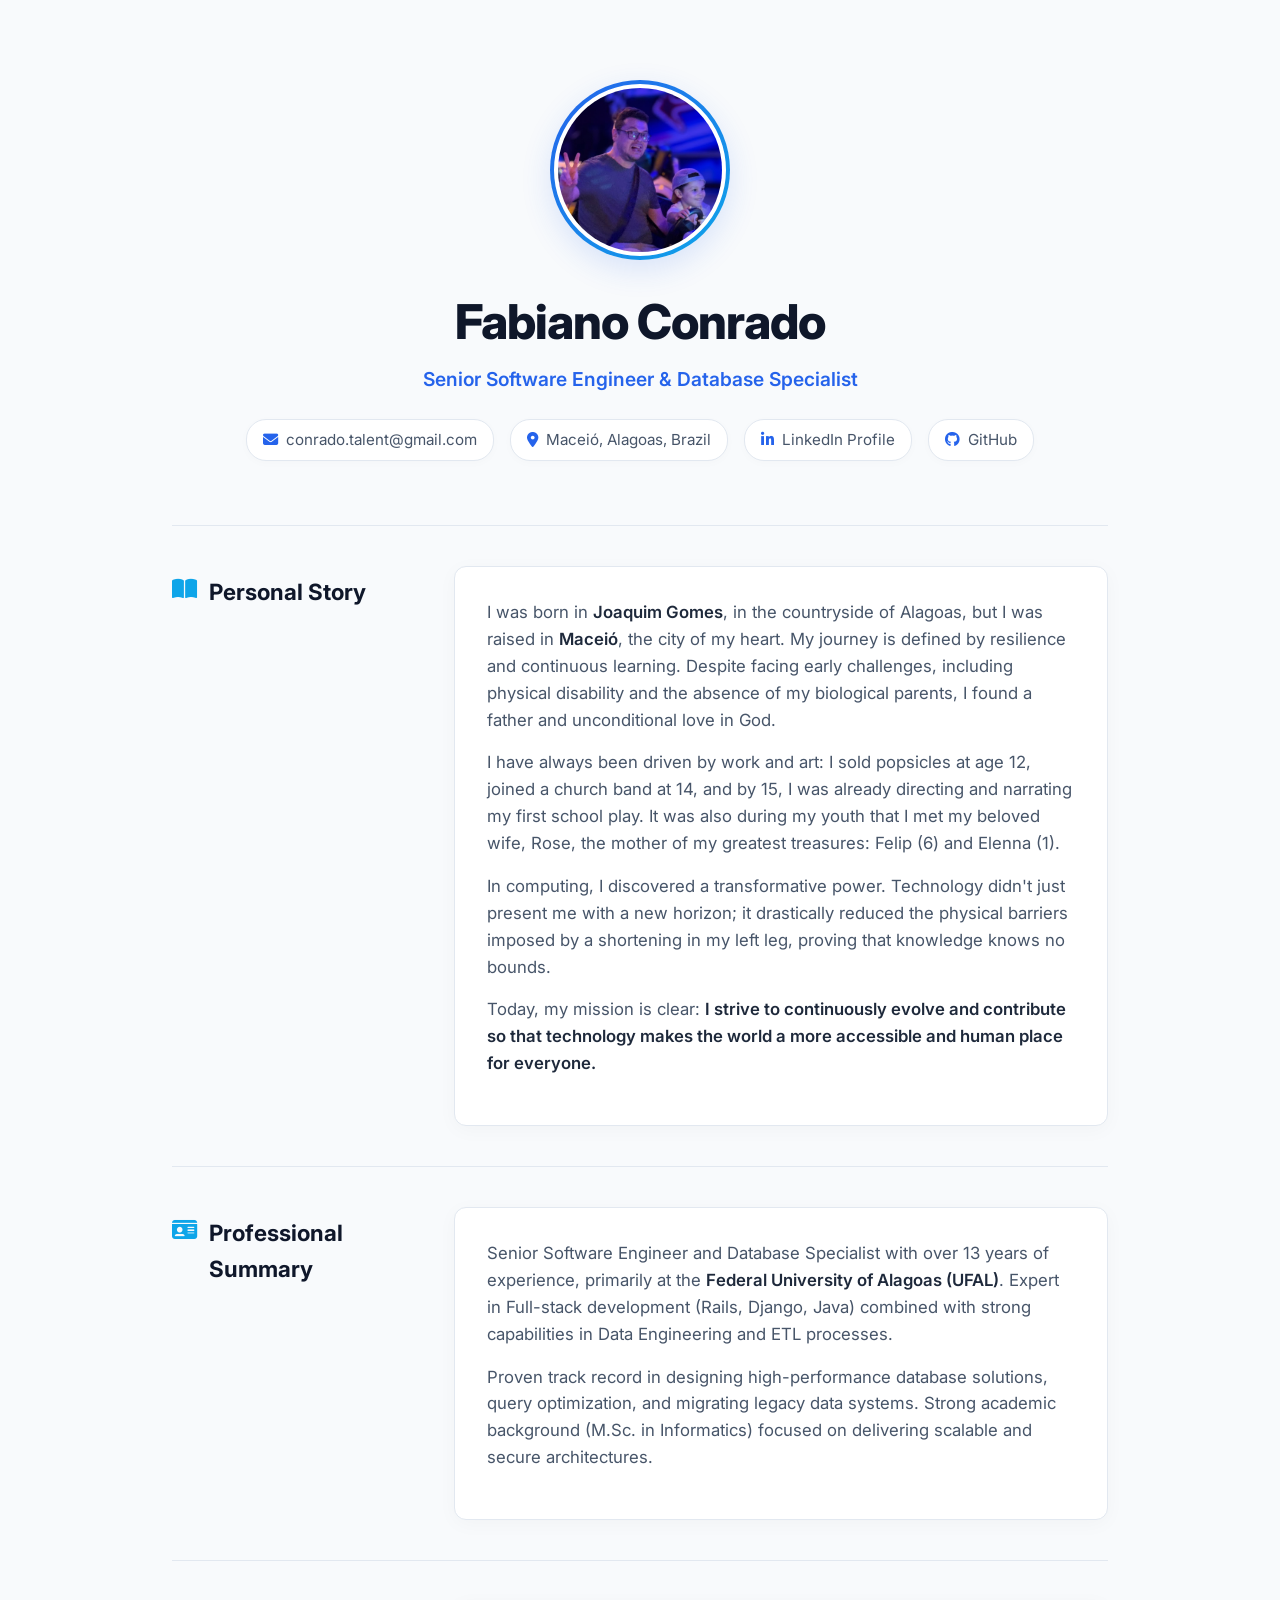
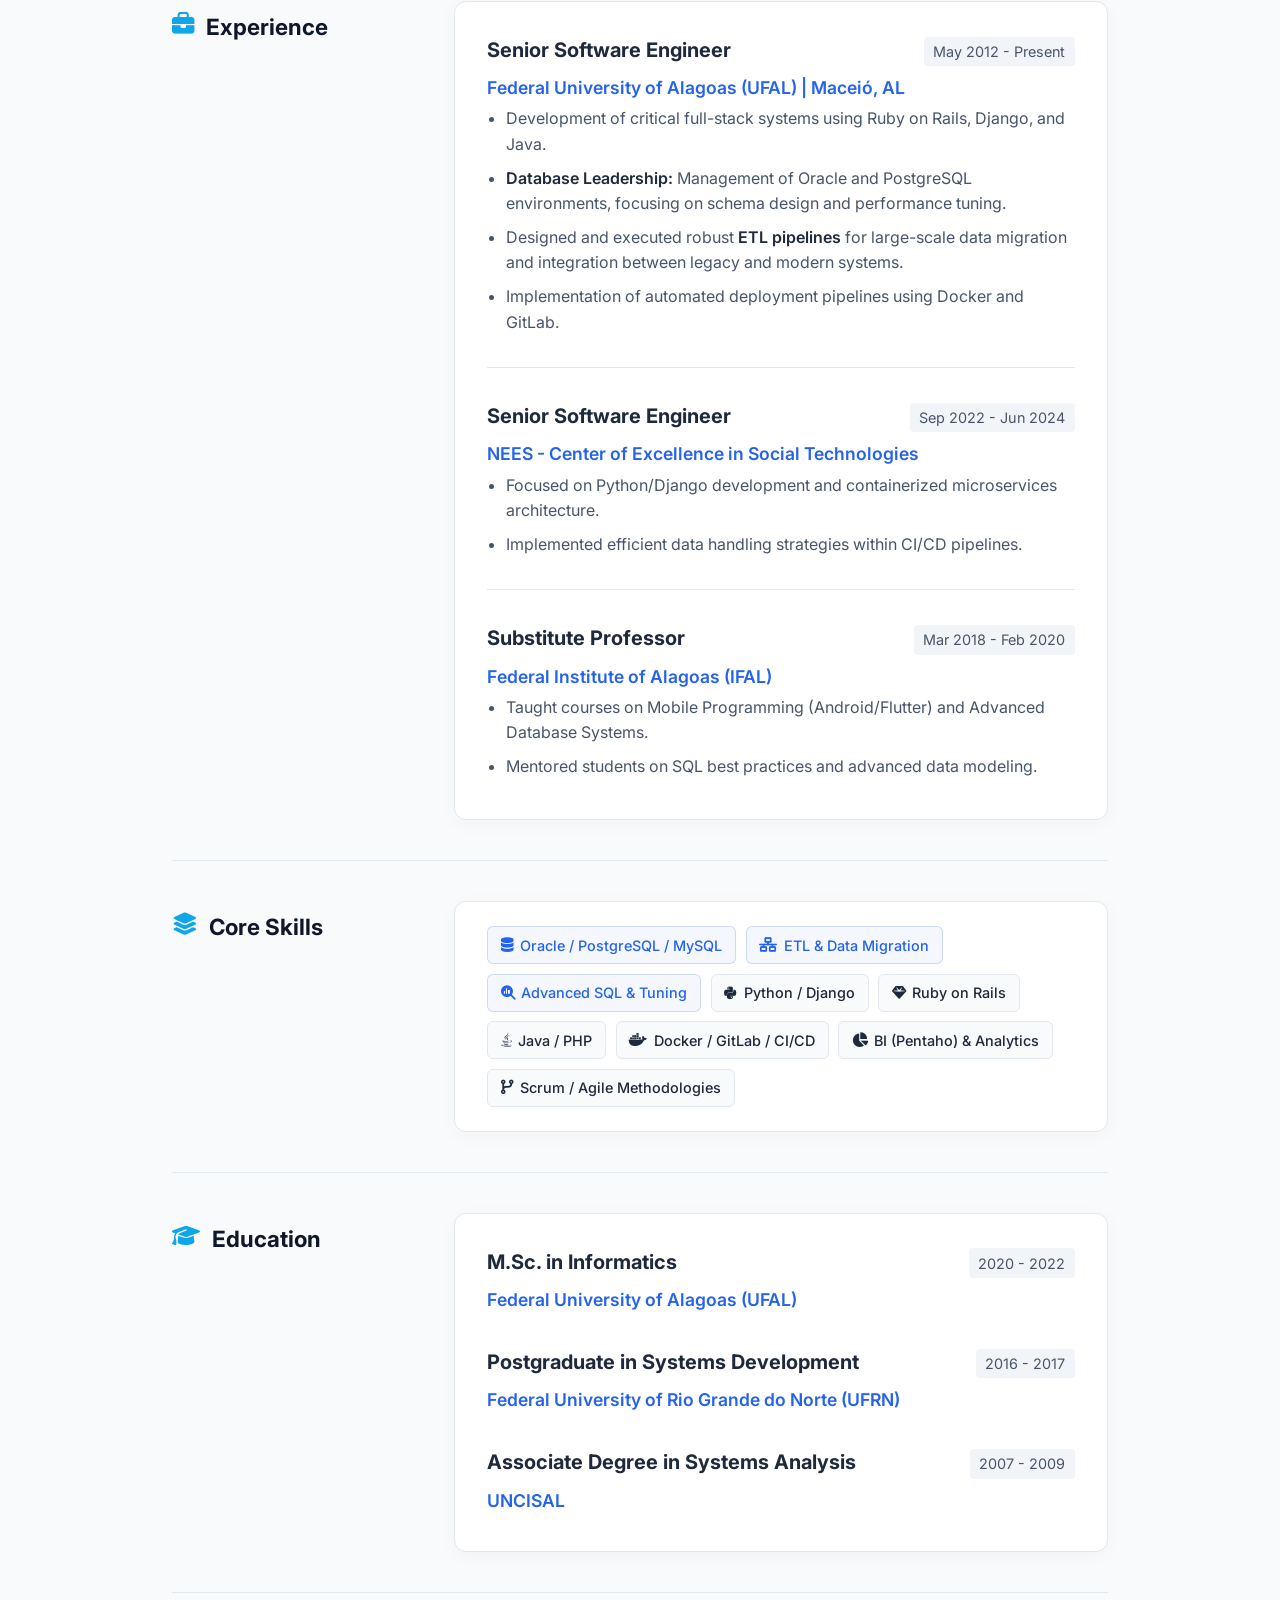
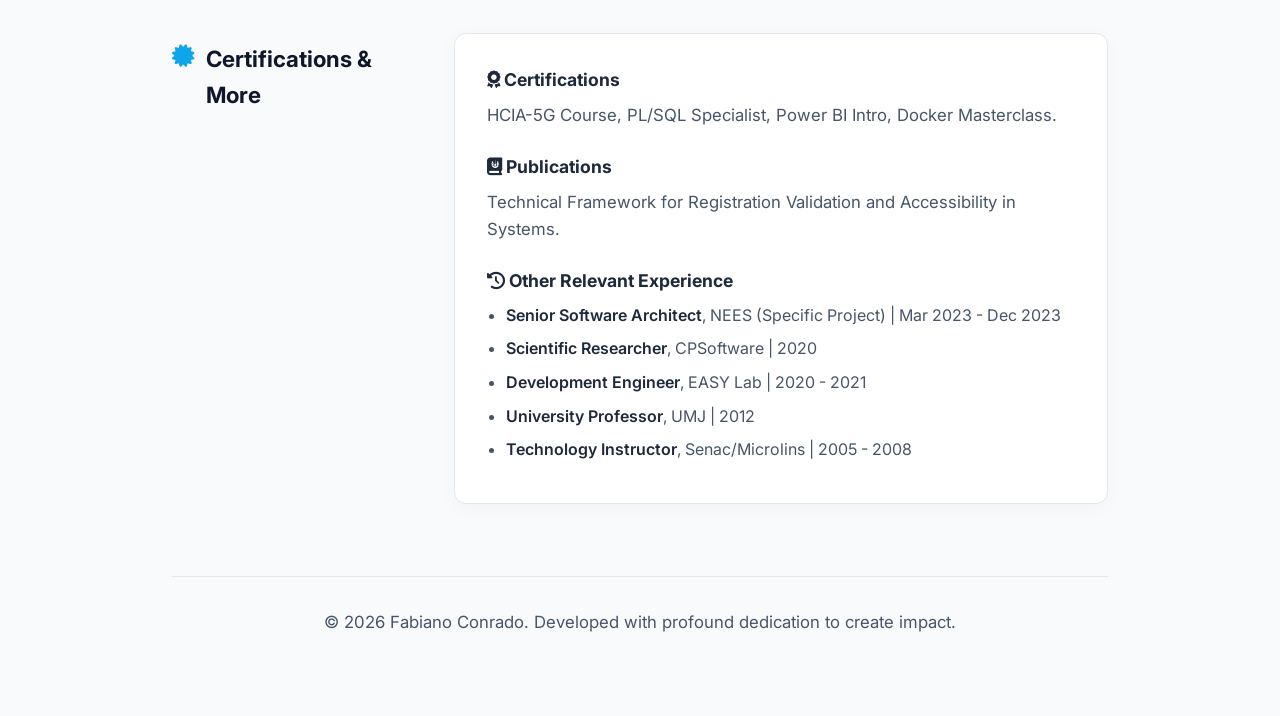
<file: index.html>
<!DOCTYPE html>
<html lang="en">

<head>
    <meta charset="UTF-8">
    <meta name="viewport" content="width=device-width, initial-scale=1.0">
    <title>Fabiano Conrado | Senior Software Engineer</title>
    <meta name="description"
        content="Portfolio of Fabiano Conrado - Senior Software Engineer and Database Specialist focusing on high-performance solutions.">
    <link href="https://fonts.googleapis.com/css2?family=Inter:wght@400;500;600;700;800&display=swap" rel="stylesheet">
    <link rel="stylesheet" href="https://cdnjs.cloudflare.com/ajax/libs/font-awesome/6.4.0/css/all.min.css">
    <link rel="stylesheet" href="style.css">
</head>

<body>
    <div class="container">
        <!-- Header Section -->
        <header>
            <div class="profile-img-container">
                <div class="profile-img">
                    <img src="./assets/profile.jpeg" alt="Foto de Fabiano Conrado">
                </div>
            </div>
            <h1>Fabiano Conrado</h1>
            <div class="title">Senior Software Engineer & Database Specialist</div>

            <div class="contact-info">
                <a href="mailto:conrado.talent@gmail.com" class="contact-badge" title="Email">
                    <i class="fa-solid fa-envelope"></i> conrado.talent@gmail.com
                </a>
                <span class="contact-badge" title="Location">
                    <i class="fa-solid fa-location-dot"></i> Maceió, Alagoas, Brazil
                </span>
                <a href="https://www.linkedin.com/in/fabiano-conrado-19954b37/" class="contact-badge" title="LinkedIn">
                    <i class="fa-brands fa-linkedin-in"></i> LinkedIn Profile
                </a>
                <a href="https://github.com/fsconrado" class="contact-badge" title="GitHub">
                    <i class="fa-brands fa-github"></i> GitHub
                </a>
            </div>
        </header>

        <!-- Personal Story / Biography -->
        <section>
            <div class="section-title">
                <i class="fa-solid fa-book-open"></i> Personal Story
            </div>
            <div class="content-block">
                <div class="card">
                    <p>I was born in <strong>Joaquim Gomes</strong>, in the countryside of Alagoas, but I was raised in
                        <strong>Maceió</strong>, the city of my heart. My journey is defined by resilience and
                        continuous learning. Despite facing early challenges, including physical disability and the
                        absence of my biological parents, I found a father and unconditional love in God.</p>

                    <p>I have always been driven by work and art: I sold popsicles at age 12, joined a church band at
                        14, and by 15, I was already directing and narrating my first school play. It was also during my
                        youth that I met my beloved wife, Rose, the mother of my greatest treasures: Felip (6) and
                        Elenna (1).</p>

                    <p>In computing, I discovered a transformative power. Technology didn't just present me with a new
                        horizon; it drastically reduced the physical barriers imposed by a shortening in my left leg,
                        proving that knowledge knows no bounds.</p>

                    <p>Today, my mission is clear: <strong>I strive to continuously evolve and contribute so that
                            technology makes the world a more accessible and human place for everyone.</strong></p>
                </div>
            </div>
        </section>

        <!-- Professional Summary -->
        <section>
            <div class="section-title">
                <i class="fa-solid fa-id-card"></i> Professional Summary
            </div>
            <div class="content-block">
                <div class="card">
                    <p>Senior Software Engineer and Database Specialist with over 13 years of experience, primarily at
                        the <strong>Federal University of Alagoas (UFAL)</strong>. Expert in Full-stack development
                        (Rails, Django, Java) combined with strong capabilities in Data Engineering and ETL processes.
                    </p>
                    <p>Proven track record in designing high-performance database solutions, query optimization, and
                        migrating legacy data systems. Strong academic background (M.Sc. in Informatics) focused on
                        delivering scalable and secure architectures.</p>
                </div>
            </div>
        </section>

        <!-- Professional Experience -->
        <section>
            <div class="section-title">
                <i class="fa-solid fa-briefcase"></i> Experience
            </div>
            <div class="content-block">
                <div class="card">

                    <div class="timeline-item">
                        <div class="timeline-header">
                            <div class="timeline-role">Senior Software Engineer</div>
                            <div class="timeline-date">May 2012 - Present</div>
                        </div>
                        <div class="timeline-company">Federal University of Alagoas (UFAL) | Maceió, AL</div>
                        <ul>
                            <li>Development of critical full-stack systems using Ruby on Rails, Django, and Java.</li>
                            <li><strong>Database Leadership:</strong> Management of Oracle and PostgreSQL environments,
                                focusing on schema design and performance tuning.</li>
                            <li>Designed and executed robust <strong>ETL pipelines</strong> for large-scale data
                                migration and integration between legacy and modern systems.</li>
                            <li>Implementation of automated deployment pipelines using Docker and GitLab.</li>
                        </ul>
                    </div>

                    <hr style="border: none; border-top: 1px solid var(--divider); margin: 2rem 0;">

                    <div class="timeline-item">
                        <div class="timeline-header">
                            <div class="timeline-role">Senior Software Engineer</div>
                            <div class="timeline-date">Sep 2022 - Jun 2024</div>
                        </div>
                        <div class="timeline-company">NEES - Center of Excellence in Social Technologies</div>
                        <ul>
                            <li>Focused on Python/Django development and containerized microservices architecture.</li>
                            <li>Implemented efficient data handling strategies within CI/CD pipelines.</li>
                        </ul>
                    </div>

                    <hr style="border: none; border-top: 1px solid var(--divider); margin: 2rem 0;">

                    <div class="timeline-item">
                        <div class="timeline-header">
                            <div class="timeline-role">Substitute Professor</div>
                            <div class="timeline-date">Mar 2018 - Feb 2020</div>
                        </div>
                        <div class="timeline-company">Federal Institute of Alagoas (IFAL)</div>
                        <ul>
                            <li>Taught courses on Mobile Programming (Android/Flutter) and Advanced Database Systems.
                            </li>
                            <li>Mentored students on SQL best practices and advanced data modeling.</li>
                        </ul>
                    </div>

                </div>
            </div>
        </section>

        <!-- Core Skills -->
        <section>
            <div class="section-title">
                <i class="fa-solid fa-layer-group"></i> Core Skills
            </div>
            <div class="content-block">
                <div class="card" style="padding: 1.5rem 2rem;">
                    <div class="skills-container">
                        <span class="skill-tag accent"><i class="fa-solid fa-database"></i> Oracle / PostgreSQL /
                            MySQL</span>
                        <span class="skill-tag accent"><i class="fa-solid fa-network-wired"></i> ETL & Data
                            Migration</span>
                        <span class="skill-tag accent"><i class="fa-solid fa-magnifying-glass-chart"></i> Advanced SQL &
                            Tuning</span>
                        <span class="skill-tag"><i class="fa-brands fa-python"></i> Python / Django</span>
                        <span class="skill-tag"><i class="fa-solid fa-gem"></i> Ruby on Rails</span>
                        <span class="skill-tag"><i class="fa-brands fa-java"></i> Java / PHP</span>
                        <span class="skill-tag"><i class="fa-brands fa-docker"></i> Docker / GitLab / CI/CD</span>
                        <span class="skill-tag"><i class="fa-solid fa-chart-pie"></i> BI (Pentaho) & Analytics</span>
                        <span class="skill-tag"><i class="fa-solid fa-code-branch"></i> Scrum / Agile
                            Methodologies</span>
                    </div>
                </div>
            </div>
        </section>

        <!-- Education -->
        <section>
            <div class="section-title">
                <i class="fa-solid fa-graduation-cap"></i> Education
            </div>
            <div class="content-block">
                <div class="card">
                    <div class="timeline-item">
                        <div class="timeline-header">
                            <div class="timeline-role">M.Sc. in Informatics</div>
                            <div class="timeline-date">2020 - 2022</div>
                        </div>
                        <div class="timeline-company">Federal University of Alagoas (UFAL)</div>
                    </div>

                    <div class="timeline-item" style="margin-top: 1.5rem;">
                        <div class="timeline-header">
                            <div class="timeline-role">Postgraduate in Systems Development</div>
                            <div class="timeline-date">2016 - 2017</div>
                        </div>
                        <div class="timeline-company">Federal University of Rio Grande do Norte (UFRN)</div>
                    </div>

                    <div class="timeline-item" style="margin-top: 1.5rem;">
                        <div class="timeline-header">
                            <div class="timeline-role">Associate Degree in Systems Analysis</div>
                            <div class="timeline-date">2007 - 2009</div>
                        </div>
                        <div class="timeline-company">UNCISAL</div>
                    </div>
                </div>
            </div>
        </section>

        <!-- Certifications, Publications & Other -->
        <section>
            <div class="section-title">
                <i class="fa-solid fa-certificate"></i> Certifications & More
            </div>
            <div class="content-block">
                <div class="card">
                    <div class="timeline-item">
                        <div class="timeline-role" style="font-size: 1.1rem; margin-bottom: 0.5rem;"><i
                                class="fa-solid fa-award"></i> Certifications</div>
                        <p style="margin-bottom: 1.5rem;">HCIA-5G Course, PL/SQL Specialist, Power BI Intro, Docker
                            Masterclass.</p>

                        <div class="timeline-role" style="font-size: 1.1rem; margin-bottom: 0.5rem;"><i
                                class="fa-solid fa-book-journal-whills"></i> Publications</div>
                        <p style="margin-bottom: 1.5rem;">Technical Framework for Registration Validation and
                            Accessibility in Systems.</p>

                        <div class="timeline-role" style="font-size: 1.1rem; margin-bottom: 0.5rem;"><i
                                class="fa-solid fa-clock-rotate-left"></i> Other Relevant Experience</div>
                        <ul>
                            <li><strong>Senior Software Architect</strong>, NEES (Specific Project) | Mar 2023 - Dec
                                2023</li>
                            <li><strong>Scientific Researcher</strong>, CPSoftware | 2020</li>
                            <li><strong>Development Engineer</strong>, EASY Lab | 2020 - 2021</li>
                            <li><strong>University Professor</strong>, UMJ | 2012</li>
                            <li><strong>Technology Instructor</strong>, Senac/Microlins | 2005 - 2008</li>
                        </ul>
                    </div>
                </div>
            </div>
        </section>



        <footer>
            <p>&copy; 2026 Fabiano Conrado. Developed with profound dedication to create impact.</p>
        </footer>
    </div>
</body>

</html>
</file>
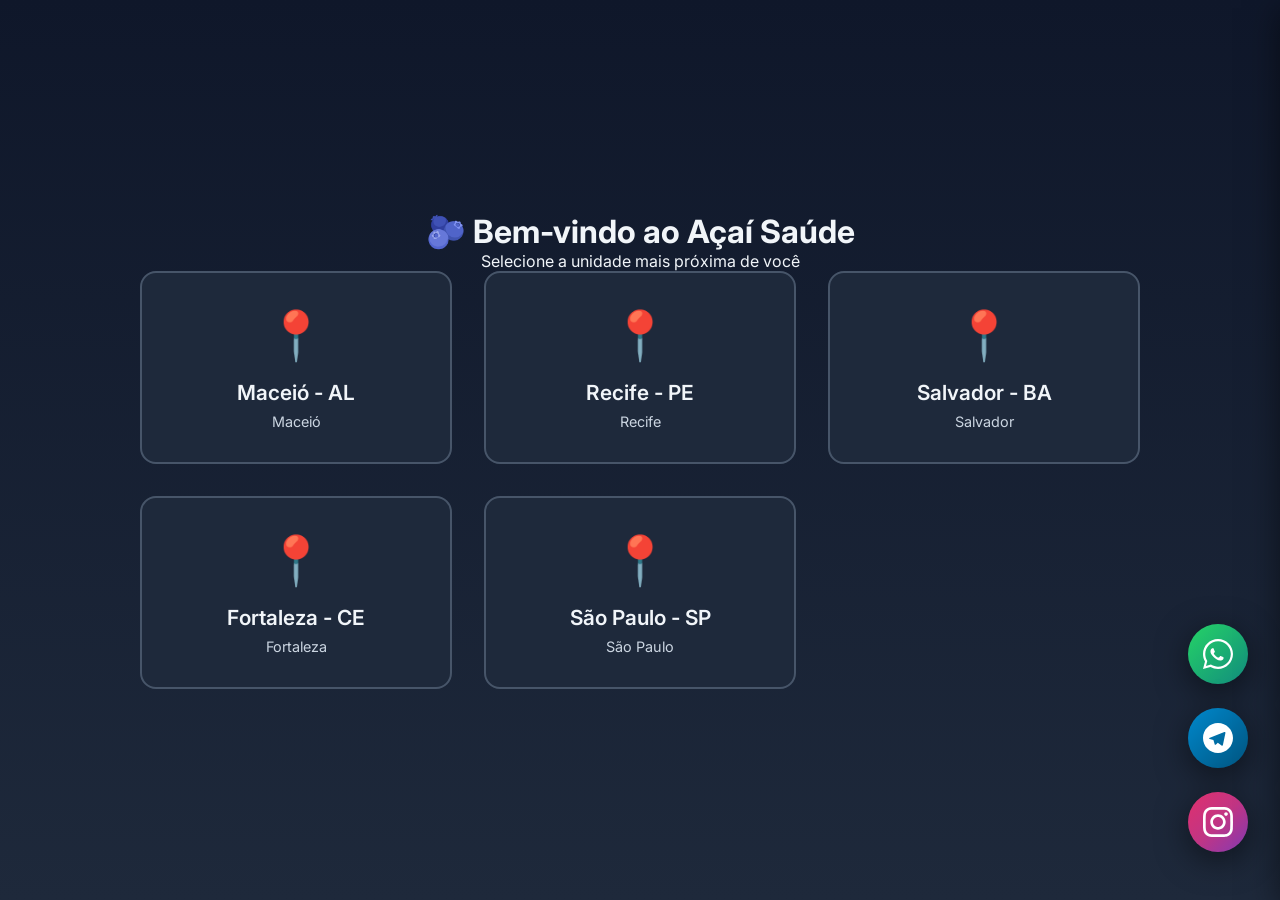
<file: acai-shop/index.html>
<!DOCTYPE html>
<html lang="pt-BR">

<head>
    <meta charset="UTF-8">
    <meta name="viewport" content="width=device-width, initial-scale=1.0">
    <title>Açaí Saúde - Produtos Premium de Açaí e Derivados</title>
    <meta name="description"
        content="Loja online de produtos de açaí premium, sorvetes, cremes, cereais e muito mais para atacado e varejo">

    <link rel="preconnect" href="https://fonts.googleapis.com">
    <link rel="preconnect" href="https://fonts.gstatic.com" crossorigin>
    <link href="https://fonts.googleapis.com/css2?family=Inter:wght@300;400;500;600;700;800&display=swap"
        rel="stylesheet">
    <link rel="stylesheet" href="index.css">
</head>

<body>
    <!-- Unit Selection Screen -->
    <div id="unitSelection" class="screen active">
        <div class="unit-container">
            <h1 class="welcome-title">🫐 Bem-vindo ao Açaí Saúde</h1>
            <p class="welcome-subtitle">Selecione a unidade mais próxima de você</p>

            <div class="units-grid">
                <div class="unit-card" onclick="selectUnit(1)">
                    <div class="unit-icon">📍</div>
                    <h3>Maceió - AL</h3>
                    <p>Maceió</p>
                </div>

                <div class="unit-card" onclick="selectUnit(2)">
                    <div class="unit-icon">📍</div>
                    <h3>Recife - PE</h3>
                    <p>Recife</p>
                </div>

                <div class="unit-card" onclick="selectUnit(3)">
                    <div class="unit-icon">📍</div>
                    <h3>Salvador - BA</h3>
                    <p>Salvador</p>
                </div>

                <div class="unit-card" onclick="selectUnit(4)">
                    <div class="unit-icon">📍</div>
                    <h3>Fortaleza - CE</h3>
                    <p>Fortaleza</p>
                </div>

                <div class="unit-card" onclick="selectUnit(5)">
                    <div class="unit-icon">📍</div>
                    <h3>São Paulo - SP</h3>
                    <p>São Paulo</p>
                </div>
            </div>
        </div>
    </div>

    <!-- Mode Selection Screen -->
    <div id="modeSelection" class="screen">
        <div class="mode-container">
            <div class="logo-header">
                <h1 class="brand-title">🫐 Açaí Saúde</h1>
                <p class="brand-subtitle">Produtos Premium de Açaí e Derivados</p>
            </div>

            <div class="mode-cards">
                <div class="mode-card" onclick="selectMode('varejo')">
                    <div class="mode-icon">🛒</div>
                    <h2>Varejo</h2>
                    <p>Compras individuais com os melhores preços</p>
                    <div class="mode-badge">Para você</div>
                </div>

                <div class="mode-card" onclick="selectMode('atacado')">
                    <div class="mode-icon">📦</div>
                    <h2>Atacado</h2>
                    <p>Grandes quantidades com descontos especiais</p>
                    <div class="mode-badge">Para empresas</div>
                </div>
            </div>
        </div>
    </div>

    <!-- Shop Screen -->
    <div id="shopScreen" class="screen">
        <!-- Header -->
        <header class="main-header">
            <div class="header-content">
                <div class="logo" onclick="goToModeSelection()">
                    <span class="logo-icon">🫐</span>
                    <span class="logo-text">Açaí Saúde</span>
                </div>

                <div class="header-info">
                    <div class="unit-display" onclick="toggleUnitSelector()" id="unitDisplay">
                        <span class="location-icon">📍</span>
                        <span class="unit-name-header" id="selectedUnitNameHeader">Selecione sua unidade</span>
                    </div>

                    <span class="mode-indicator" id="currentMode"></span>

                    <button class="cart-button" onclick="toggleCart()">
                        🛒 Carrinho
                        <span class="cart-count" id="cartCount">0</span>
                    </button>
                </div>
            </div>
             <!-- Search Section -->
        <div class="search-section">
            <div class="search-container">
                <input type="text" placeholder="Buscar produtos..." class="search-input" id="searchInput">
                <button class="search-button">🔍</button>
            </div>
        </div>
        
          <!-- Main Content -->
        <main class="shop-main">
            <!-- Categories Navigation -->
            <div class="categories-section">
                <div class="categories-scroll" id="categoriesContainer"></div>
            </div>

            <!-- Products Section -->
            <div class="products-section">
                <h2 class="section-title">Nossos Produtos</h2>
                <div class="products-grid" id="productsGrid"></div>
            </div>

            <!-- Health Tips Section -->
            <div class="health-tips-section">
                <h2 class="tips-title">💡 Dica de Saúde</h2>
                <div class="tip-card" id="healthTipCard">
                    <div class="tip-icon">🌱</div>
                    <h3 id="tipTitle">Carregando...</h3>
                    <p id="tipContent">Carregando dica...</p>
                </div>
            </div>
        </main>
        
          <!-- Footer -->
        <footer class="main-footer">
            <div class="footer-content">
                <div class="footer-section">
                    <h3>🫐 Açaí Saúde</h3>
                    <p>Produtos premium de açaí e derivados direto da Amazônia para sua mesa.</p>
                    <p style="margin-top: var(--spacing-md); color: var(--text-secondary); font-size: 0.9rem;">
                        Trabalhamos com produtores locais para garantir a melhor qualidade e sustentabilidade.
                    </p>
                </div>

                <div class="footer-section">
                    <h4>Contato</h4>
                    <a href="https://api.whatsapp.com/send?phone=5511999999999" target="_blank"
                        rel="noopener noreferrer" class="footer-link">
                        📱 WhatsApp: (11) 99999-9999
                    </a>
                    <a href="https://t.me/acaisaude" target="_blank" rel="noopener noreferrer" class="footer-link">
                        ✈️ Telegram: @acaisaude
                    </a>
                    <a href="mailto:contato@acaisaude.com.br" class="footer-link">
                        ✉️ contato@acaisaude.com.br
                    </a>
                    <a href="https://www.instagram.com/acaisaudenordeste" target="_blank" rel="noopener noreferrer"
                        class="footer-link">
                        📸 Instagram: @acaisaudenordeste
                    </a>
                </div>

                <div class="footer-section">
                    <h4>Formas de Pagamento</h4>
                    <div class="payment-badges">
                        <span class="payment-badge">💳 Cartão</span>
                        <span class="payment-badge">📱 PIX</span>
                        <span class="payment-badge">🧾 Boleto</span>
                    </div>
                    <div class="security-badge">
                        🔒 Site Seguro - SSL
                    </div>
                </div>

                <div class="footer-section">
                    <h4>Nossas Unidades</h4>
                    <p style="color: var(--text-secondary); font-size: 0.9rem; line-height: 1.8;">
                        Maceió - AL<br>
                        Recife - PE<br>
                        Salvador - BA<br>
                        Fortaleza - CE<br>
                        São Paulo - SP
                    </p>
                </div>
            </div>

            <div class="footer-bottom">
                <div class="footer-bottom-content">
                    <p>© 2025 Açaí Saúde. Todos os direitos reservados.</p>
                    <p>CNPJ: 00.000.000/0001-00 | Desenvolvido com ❤️ para amantes de açaí</p>
                </div>
            </div>
        </footer>
    </div>
        </header>

  

      

      

    <!-- Floating Social Buttons -->
    <div class="floating-social">
        <a href="https://api.whatsapp.com/send?phone=5511999999999" target="_blank" rel="noopener noreferrer"
            class="floating-btn whatsapp" title="WhatsApp" aria-label="Contato via WhatsApp">
            <svg viewBox="0 0 32 32" fill="currentColor" aria-hidden="true">
                <path
                    d="M16 0c-8.837 0-16 7.163-16 16 0 2.825 0.737 5.607 2.137 8.048l-2.137 7.952 7.933-2.127c2.42 1.37 5.173 2.127 8.067 2.127 8.837 0 16-7.163 16-16s-7.163-16-16-16zM16 29.467c-2.482 0-4.908-0.646-7.07-1.87l-0.507-0.292-5.247 1.408 1.408-5.247-0.292-0.507c-1.224-2.162-1.87-4.588-1.87-7.07 0-7.51 6.11-13.62 13.62-13.62s13.62 6.11 13.62 13.62c0 7.51-6.11 13.62-13.62 13.62zM21.305 19.26c-0.346-0.174-2.049-1.007-2.366-1.123-0.316-0.117-0.547-0.174-0.776 0.174s-0.892 1.123-1.094 1.347c-0.201 0.224-0.402 0.251-0.748 0.076-0.346-0.174-1.461-0.539-2.785-1.722-1.031-0.922-1.727-2.061-1.929-2.407-0.201-0.346-0.022-0.533 0.152-0.707 0.156-0.155 0.346-0.402 0.518-0.603 0.174-0.201 0.231-0.346 0.346-0.571 0.117-0.224 0.058-0.427-0.028-0.603s-0.776-1.87-1.063-2.565c-0.28-0.672-0.56-0.58-0.776-0.591-0.201-0.008-0.427-0.010-0.656-0.010s-0.603 0.085-0.92 0.427c-0.316 0.346-1.206 1.179-1.206 2.873s1.235 3.333 1.406 3.561c0.174 0.224 2.425 3.732 5.872 5.234 0.821 0.354 1.462 0.566 1.962 0.724 0.825 0.262 1.577 0.225 2.168 0.137 0.662-0.099 2.045-0.835 2.332-1.642 0.288-0.807 0.288-1.501 0.201-1.642-0.086-0.14-0.316-0.224-0.662-0.398z" />
            </svg>
        </a>

        <a href="https://t.me/acaisaude" target="_blank" rel="noopener noreferrer" class="floating-btn telegram"
            title="Telegram" aria-label="Contato via Telegram">
            <svg viewBox="0 0 32 32" fill="currentColor" aria-hidden="true">
                <path
                    d="M16 0c-8.838 0-16 7.162-16 16s7.162 16 16 16 16-7.163 16-16-7.163-16-16-16zM23.863 10.969l-2.625 12.369c-0.181 0.881-0.712 1.087-1.45 0.681l-4-2.956-1.919 1.869c-0.225 0.219-0.4 0.4-0.8 0.4-0.519 0-0.431-0.194-0.606-0.688l-1.363-4.475-3.956-1.231c-0.856-0.262-0.862-0.85 0.194-1.269l15.412-5.95c0.7-0.319 1.381 0.169 1.113 1.25z" />
            </svg>
        </a>

        <a href="https://www.instagram.com/acaisaudenordeste" target="_blank" rel="noopener noreferrer"
            class="floating-btn instagram" title="Instagram" aria-label="Siga-nos no Instagram">
            <svg viewBox="0 0 32 32" fill="currentColor" aria-hidden="true">
                <path
                    d="M16 2.881c4.275 0 4.781 0.019 6.462 0.094 1.563 0.069 2.406 0.331 2.969 0.55 0.744 0.288 1.281 0.638 1.837 1.194 0.563 0.563 0.906 1.094 1.2 1.838 0.219 0.563 0.481 1.412 0.55 2.969 0.075 1.688 0.094 2.194 0.094 6.463s-0.019 4.781-0.094 6.463c-0.069 1.563-0.331 2.406-0.55 2.969-0.288 0.744-0.637 1.281-1.194 1.837-0.563 0.563-1.094 0.906-1.837 1.2-0.563 0.219-1.413 0.481-2.969 0.55-1.688 0.075-2.194 0.094-6.463 0.094s-4.781-0.019-6.463-0.094c-1.563-0.069-2.406-0.331-2.969-0.55-0.744-0.288-1.281-0.637-1.838-1.194-0.563-0.563-0.906-1.094-1.2-1.837-0.219-0.563-0.481-1.413-0.55-2.969-0.075-1.688-0.094-2.194-0.094-6.463s0.019-4.781 0.094-6.463c0.069-1.563 0.331-2.406 0.55-2.969 0.288-0.744 0.638-1.281 1.194-1.838 0.563-0.563 1.094-0.906 1.838-1.2 0.563-0.219 1.412-0.481 2.969-0.55 1.681-0.075 2.188-0.094 6.463-0.094zM16 0c-4.344 0-4.887 0.019-6.594 0.094-1.7 0.075-2.869 0.35-3.881 0.744-1.056 0.412-1.95 0.956-2.837 1.85-0.894 0.888-1.438 1.781-1.85 2.831-0.394 1.019-0.669 2.181-0.744 3.881-0.075 1.713-0.094 2.256-0.094 6.6s0.019 4.887 0.094 6.594c0.075 1.7 0.35 2.869 0.744 3.881 0.413 1.056 0.956 1.95 1.85 2.837 0.887 0.887 1.781 1.438 2.831 1.844 1.019 0.394 2.181 0.669 3.881 0.744 1.706 0.075 2.25 0.094 6.594 0.094s4.888-0.019 6.594-0.094c1.7-0.075 2.869-0.35 3.881-0.744 1.050-0.406 1.944-0.956 2.831-1.844s1.438-1.781 1.844-2.831c0.394-1.019 0.669-2.181 0.744-3.881 0.075-1.706 0.094-2.25 0.094-6.594s-0.019-4.887-0.094-6.594c-0.075-1.7-0.35-2.869-0.744-3.881-0.394-1.063-0.938-1.956-1.831-2.844-0.887-0.887-1.781-1.438-2.831-1.844-1.019-0.394-2.181-0.669-3.881-0.744-1.712-0.081-2.256-0.1-6.6-0.1v0z" />
                <path
                    d="M16 7.781c-4.537 0-8.219 3.681-8.219 8.219s3.681 8.219 8.219 8.219 8.219-3.681 8.219-8.219c0-4.537-3.681-8.219-8.219-8.219zM16 21.331c-2.944 0-5.331-2.387-5.331-5.331s2.387-5.331 5.331-5.331c2.944 0 5.331 2.387 5.331 5.331s-2.387 5.331-5.331 5.331z" />
                <path
                    d="M26.462 7.456c0 1.060-0.859 1.919-1.919 1.919s-1.919-0.859-1.919-1.919c0-1.060 0.859-1.919 1.919-1.919s1.919 0.859 1.919 1.919z" />
            </svg>
        </a>
    </div>

    <!-- Unit Selector Modal -->
    <div class="unit-selector-modal" id="unitSelectorModal">
        <div class="unit-selector-content">
            <div class="unit-selector-header-modal">
                <h3>Escolha sua unidade</h3>
                <button class="close-modal" onclick="toggleUnitSelector()" aria-label="Fechar modal">✕</button>
            </div>
            <div class="units-list" id="unitsList"></div>
        </div>
    </div>

    <!-- Cart Sidebar -->
    <div class="cart-sidebar" id="cartSidebar">
        <div class="cart-header">
            <h3>Seu Carrinho</h3>
            <button class="close-cart" onclick="toggleCart()" aria-label="Fechar carrinho">✕</button>
        </div>

        <div class="cart-items" id="cartItems"></div>

        <div class="cart-footer">
            <div class="cart-total">
                <span>Total:</span>
                <span class="total-price" id="totalPrice">R$ 0,00</span>
            </div>
            <button class="checkout-button" onclick="proceedToCheckout()">
                Finalizar Compra
            </button>
        </div>
    </div>

    <!-- Login Screen -->
    <div id="loginScreen" class="screen">
        <div class="login-container">
            <div class="login-card">
                <h2>Bem-vindo de volta!</h2>
                <p class="login-subtitle">Faça login para finalizar sua compra</p>

                <form class="login-form" onsubmit="handleLogin(event)">
                    <div class="form-group">
                        <label for="email">E-mail</label>
                        <input type="email" id="email" placeholder="seu@email.com" required>
                    </div>

                    <div class="form-group">
                        <label for="password">Senha</label>
                        <input type="password" id="password" placeholder="••••••••" required>
                    </div>

                    <button type="submit" class="login-button">Entrar</button>
                </form>

                <p class="login-footer">
                    Não tem conta? <a href="#" onclick="quickRegister()">Cadastre-se rapidamente</a>
                </p>
            </div>
        </div>
    </div>

    <!-- Checkout Screen -->
    <div id="checkoutScreen" class="screen">
        <div class="checkout-container">
            <div class="checkout-header">
                <h2>Finalizar Compra</h2>
                <p>Escolha a forma de pagamento</p>
            </div>

            <div class="checkout-content">
                <div class="payment-methods">
                    <div class="payment-card" onclick="selectPayment('credit')">
                        <div class="payment-icon">💳</div>
                        <h3>Cartão de Crédito</h3>
                        <p>Parcelamento em até 12x</p>
                    </div>

                    <div class="payment-card" onclick="selectPayment('pix')">
                        <div class="payment-icon">📱</div>
                        <h3>PIX</h3>
                        <p>Aprovação instantânea</p>
                    </div>

                    <div class="payment-card" onclick="selectPayment('boleto')">
                        <div class="payment-icon">🧾</div>
                        <h3>Boleto</h3>
                        <p>Vencimento em 3 dias</p>
                    </div>
                </div>

                <div class="order-summary">
                    <h3>Resumo do Pedido</h3>
                    <div class="summary-items" id="summaryItems"></div>
                    <div class="summary-total">
                        <span>Total:</span>
                        <span id="summaryTotal">R$ 0,00</span>
                    </div>
                </div>
            </div>
        </div>
    </div>

    <!-- Payment Processing Screen -->
    <div id="paymentScreen" class="screen">
        <div class="payment-container" id="paymentContainer"></div>
    </div>

    <!-- Success Screen -->
    <div id="successScreen" class="screen">
        <div class="success-container">
            <div class="success-animation">✓</div>
            <h2>Compra Realizada com Sucesso!</h2>
            <p class="success-message">Seu pedido foi confirmado e está sendo processado.</p>
            <div class="order-details" id="orderDetails"></div>
            <button class="back-button" onclick="goToModeSelection()">
                Fazer Nova Compra
            </button>
        </div>
    </div>

    <script src="app.js"></script>
</body>

</html>
</file>
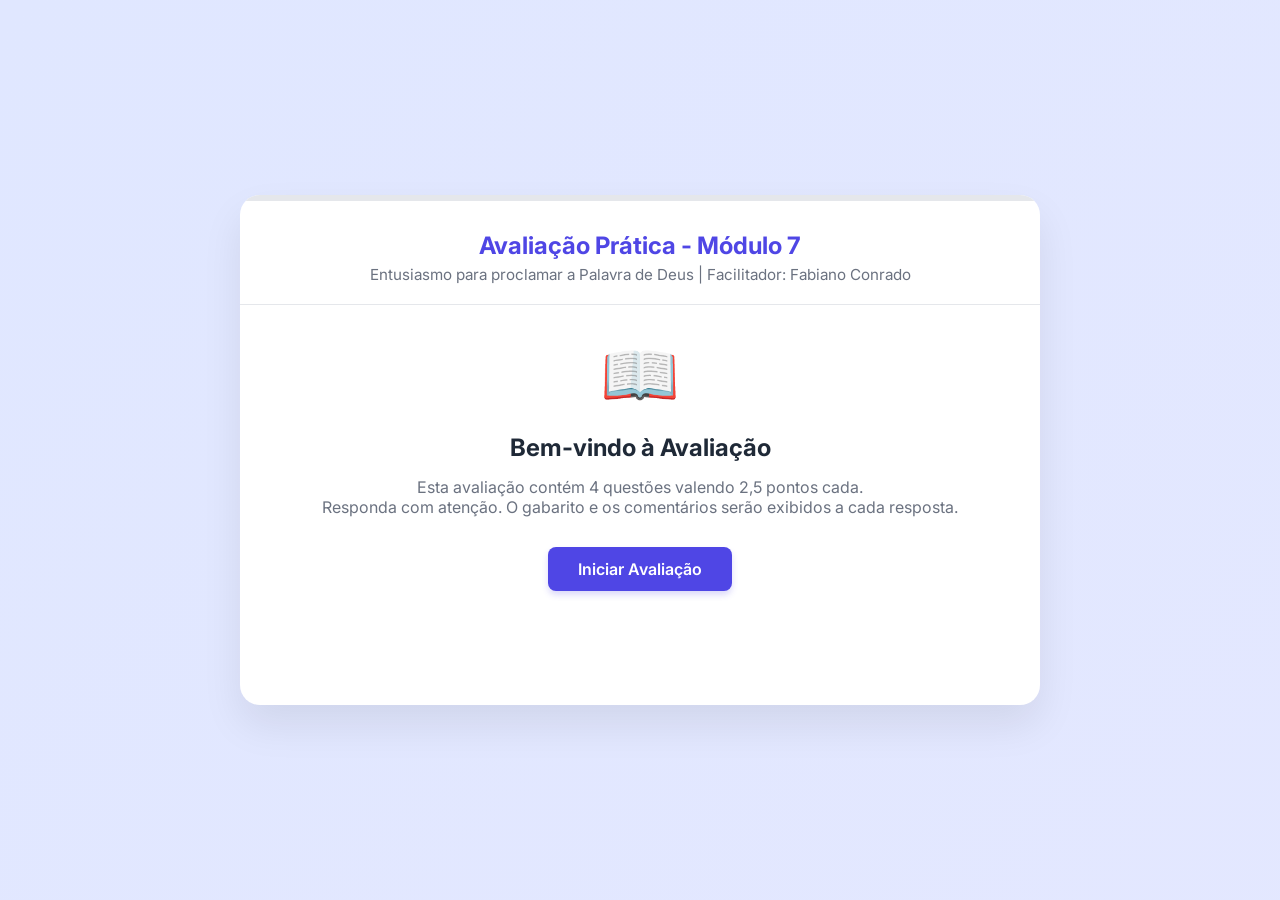
<file: ibgebd/index.html>
<!DOCTYPE html>
<html lang="pt-BR">
<head>
    <meta charset="UTF-8">
    <meta name="viewport" content="width=device-width, initial-scale=1.0">
    <title>Avaliação Prática - Módulo 7</title>
    <link href="https://fonts.googleapis.com/css2?family=Inter:wght@300;400;600;700&display=swap" rel="stylesheet">
    <style>
        :root {
            --primary: #4f46e5;
            --primary-hover: #4338ca;
            --bg-gradient-1: #e0e7ff;
            --bg-gradient-2: #ede9fe;
            --text-main: #1f2937;
            --text-muted: #6b7280;
            --card-bg: #ffffff;
            --success: #10b981;
            --success-light: #d1fae5;
            --danger: #ef4444;
            --danger-light: #fee2e2;
            --border: #e5e7eb;
        }

        * {
            box-sizing: border-box;
            margin: 0;
            padding: 0;
            font-family: 'Inter', sans-serif;
        }

        body {
            background: linear-gradient(135deg, var(--bg-gradient-1), var(--bg-gradient-2));
            background-size: 400% 400%;
            animation: gradientBG 15s ease infinite;
            color: var(--text-main);
            min-height: 100vh;
            display: flex;
            align-items: center;
            justify-content: center;
            padding: 20px;
        }

        @keyframes gradientBG {
            0% { background-position: 0% 50%; }
            50% { background-position: 100% 50%; }
            100% { background-position: 0% 50%; }
        }

        .app-container {
            background-color: var(--card-bg);
            width: 100%;
            max-width: 800px;
            border-radius: 20px;
            box-shadow: 0 20px 40px rgba(0,0,0,0.08);
            overflow: hidden;
            position: relative;
            transition: all 0.3s ease;
        }

        .header {
            padding: 30px 30px 20px;
            text-align: center;
            border-bottom: 1px solid var(--border);
        }

        .header h1 {
            font-size: 1.5rem;
            color: var(--primary);
            margin-bottom: 5px;
        }

        .header p {
            color: var(--text-muted);
            font-size: 0.95rem;
        }

        .progress-container {
            width: 100%;
            height: 6px;
            background-color: var(--border);
        }

        .progress-bar {
            height: 100%;
            background-color: var(--primary);
            width: 0%;
            transition: width 0.5s ease;
        }

        .content {
            padding: 30px;
            min-height: 400px;
            display: flex;
            flex-direction: column;
        }

        .screen {
            display: none;
            animation: fadeIn 0.4s ease forwards;
        }

        .screen.active {
            display: block;
        }

        @keyframes fadeIn {
            from { opacity: 0; transform: translateY(10px); }
            to { opacity: 1; transform: translateY(0); }
        }

        .question-text {
            font-size: 1.15rem;
            font-weight: 600;
            margin-bottom: 25px;
            line-height: 1.6;
        }

        .options {
            display: flex;
            flex-direction: column;
            gap: 12px;
        }

        .option {
            padding: 15px 20px;
            border: 2px solid var(--border);
            border-radius: 12px;
            cursor: pointer;
            transition: all 0.2s ease;
            font-size: 1rem;
            display: flex;
            align-items: center;
        }

        .option:hover:not(.disabled) {
            border-color: var(--primary);
            background-color: #f8fafc;
            transform: translateX(5px);
        }

        .option.selected {
            border-color: var(--primary);
            background-color: #eef2ff;
        }

        .option.correct {
            border-color: var(--success);
            background-color: var(--success-light);
            color: #065f46;
        }

        .option.wrong {
            border-color: var(--danger);
            background-color: var(--danger-light);
            color: #991b1b;
        }

        .option.disabled {
            cursor: not-allowed;
            opacity: 0.7;
        }

        .feedback-box {
            margin-top: 20px;
            padding: 20px;
            border-radius: 12px;
            display: none;
            animation: fadeIn 0.3s ease;
        }

        .feedback-box h4 {
            margin-bottom: 8px;
            font-size: 1.1rem;
        }

        .feedback-box.success {
            background-color: var(--success-light);
            border: 1px solid var(--success);
            color: #065f46;
        }

        .feedback-box.error {
            background-color: var(--danger-light);
            border: 1px solid var(--danger);
            color: #991b1b;
        }

        .controls {
            margin-top: auto;
            padding-top: 30px;
            display: flex;
            justify-content: flex-end;
        }

        button {
            padding: 12px 30px;
            border: none;
            border-radius: 8px;
            font-size: 1rem;
            font-weight: 600;
            cursor: pointer;
            transition: all 0.2s ease;
        }

        .btn-primary {
            background-color: var(--primary);
            color: white;
            box-shadow: 0 4px 6px rgba(79, 70, 229, 0.2);
        }

        .btn-primary:hover {
            background-color: var(--primary-hover);
            transform: translateY(-2px);
            box-shadow: 0 6px 12px rgba(79, 70, 229, 0.3);
        }

        .btn-primary:disabled {
            background-color: #9ca3af;
            cursor: not-allowed;
            transform: none;
            box-shadow: none;
        }

        /* Tela de Resultado */
        .result-container {
            text-align: center;
        }

        .score-circle {
            width: 150px;
            height: 150px;
            border-radius: 50%;
            background: conic-gradient(var(--primary) 0%, #e5e7eb 0%);
            display: flex;
            align-items: center;
            justify-content: center;
            margin: 0 auto 20px;
            position: relative;
        }

        .score-circle::before {
            content: "";
            position: absolute;
            width: 130px;
            height: 130px;
            background-color: var(--card-bg);
            border-radius: 50%;
        }

        .score-text {
            position: relative;
            font-size: 2.5rem;
            font-weight: 700;
            color: var(--primary);
        }

        .result-message {
            font-size: 1.2rem;
            margin-bottom: 30px;
            color: var(--text-muted);
        }

        .start-icon {
            font-size: 4rem;
            margin-bottom: 20px;
        }

        .text-center { text-align: center; }
    </style>
</head>
<body>

<div class="app-container">
    <div class="progress-container">
        <div class="progress-bar" id="progressBar"></div>
    </div>

    <div class="header">
        <h1>Avaliação Prática - Módulo 7</h1>
        <p>Entusiasmo para proclamar a Palavra de Deus | Facilitador: Fabiano Conrado</p>
    </div>

    <div class="content">
        <div id="startScreen" class="screen active text-center">
            <div class="start-icon">📖</div>
            <h2 style="margin-bottom: 15px;">Bem-vindo à Avaliação</h2>
            <p style="color: var(--text-muted); margin-bottom: 30px;">
                Esta avaliação contém 4 questões valendo 2,5 pontos cada.<br>
                Responda com atenção. O gabarito e os comentários serão exibidos a cada resposta.
            </p>
            <button class="btn-primary" onclick="startQuiz()">Iniciar Avaliação</button>
        </div>

        <div id="quizScreen" class="screen">
            <div id="questionNumber" style="color: var(--primary); font-weight: 600; margin-bottom: 10px;">Questão 1 de 4</div>
            <div class="question-text" id="questionText"></div>
            <div class="options" id="optionsContainer"></div>
            
            <div id="feedbackBox" class="feedback-box">
                <h4 id="feedbackTitle"></h4>
                <p id="feedbackText"></p>
            </div>

            <div class="controls">
                <button id="actionBtn" class="btn-primary" disabled onclick="handleAction()">Confirmar Resposta</button>
            </div>
        </div>

        <div id="resultScreen" class="screen result-container">
            <h2>Avaliação Concluída!</h2>
            <div style="margin: 30px 0;">
                <div class="score-circle" id="scoreCircle">
                    <div class="score-text" id="finalScore">0.0</div>
                </div>
            </div>
            <p class="result-message" id="resultMessage"></p>
            <button class="btn-primary" onclick="location.reload()">Refazer Avaliação</button>
        </div>
    </div>
</div>

<script>
    const quizData = [
        {
            question: "Segundo C. H. Spurgeon, o objetivo principal e inegociável de todo pregador ou mestre ao preparar a sua mensagem deve ser focado em um tema central. Ao escolher um texto bíblico para pregar, o que Spurgeon costumava fazer?",
            options: [
                "Aplicar as filosofias e a metafísica modernas para atualizar as Escrituras aos anseios do mundo.",
                "Traçar uma 'linha reta' de qualquer texto bíblico diretamente até a cruz de Jesus Cristo.",
                "Embelezar a Palavra de Deus e o evangelho para que soassem mais agradáveis aos ouvidos eruditos.",
                "Escolher o texto que causasse mais conforto imediato aos fiéis e evitasse o tema do arrependimento.",
                "Basear sua pregação exclusivamente nas experiências pessoais ocorridas na sua semana."
            ],
            correctIndex: 1, // B
            justification: "A essência da pregação de Spurgeon é pregar a Cristo e o evangelho puro; ele afirmava traçar uma 'linha reta até a cruz'."
        },
        {
            question: "Spurgeon frequentemente instruía os alunos de seu Colégio de Pastores sobre as bases cruciais para a pregação eficaz. Quais são as duas fontes essenciais das quais todo pregador e líder deve extrair sua capacitação e ensino, segundo o autor?",
            options: [
                "O Espírito Santo (como Guia) e as Sagradas Escrituras (como provisão inexaurível).",
                "A autoconfiança no púlpito e o conhecimento aprofundado em debates seculares.",
                "Os comentários bíblicos de autores famosos e os métodos de oratória clássica.",
                "As fábulas morais contemporâneas e a cultura iminente da época.",
                "A tradição puritana e as revelações desvinculadas dos preceitos bíblicos centrais."
            ],
            correctIndex: 0, // A
            justification: "O autor pontua enfaticamente duas fontes para uma pregação eficaz: o Espírito Santo (como Mestre) e a Bíblia."
        },
        {
            question: "Avalie as duas asserções a respeito do preparo ministerial e a relação proposta entre elas:<br><br>I. O ministro deve preparar o seu sermão laboriosamente como se tudo dependesse dele.<br>PORQUE<br>II. Deve também orar e confiar no Espírito Santo, sabendo que somente Ele reveste a Palavra com energia, e sem Sua cooperação, não há efeito transformador.",
            options: [
                "As asserções I e II são verdadeiras, e a II é uma justificativa correta da I.",
                "As asserções I e II são verdadeiras, mas a II NÃO é uma justificativa correta da I.",
                "A asserção I é verdadeira, mas a asserção II é falsa.",
                "A asserção I é falsa, mas a asserção II é verdadeira.",
                "As asserções I e II são integralmente falsas."
            ],
            correctIndex: 0, // A
            justification: "Spurgeon ensina a conjugar 100% de preparo humano intensivo com 100% de dependência do Espírito para gerar resultados."
        },
        {
            question: "Sobre as 'características de uma mensagem eficaz' amplamente ensinadas por Spurgeon, é correto afirmar que os sermões devem ser:",
            options: [
                "Carregados de vocabulário rebuscado para elevar o status intelectual do pregador.",
                "Secos e metódicos, pois o objetivo do pregador não é ser interessante ao ouvinte.",
                "Focados em nulidades e repetições longas para preencher o tempo de culto.",
                "Feitos com clareza, doutrina substanciosa e aplicados de forma prática às necessidades.",
                "Desconectados das necessidades da igreja, focando estritamente em história teológica."
            ],
            correctIndex: 3, // D
            justification: "Spurgeon combatia pregações vazias, defendendo firmemente a simplicidade e a aplicação prática da verdade bíblica."
        }
    ];

    let currentQuestion = 0;
    let score = 0;
    let selectedOptionIndex = null;
    let isAnswerConfirmed = false;

    // Elementos da DOM
    const startScreen = document.getElementById('startScreen');
    const quizScreen = document.getElementById('quizScreen');
    const resultScreen = document.getElementById('resultScreen');
    const progressBar = document.getElementById('progressBar');
    const questionNumber = document.getElementById('questionNumber');
    const questionText = document.getElementById('questionText');
    const optionsContainer = document.getElementById('optionsContainer');
    const actionBtn = document.getElementById('actionBtn');
    const feedbackBox = document.getElementById('feedbackBox');
    const feedbackTitle = document.getElementById('feedbackTitle');
    const feedbackText = document.getElementById('feedbackText');

    const letters = ['A', 'B', 'C', 'D', 'E'];

    function startQuiz() {
        startScreen.classList.remove('active');
        quizScreen.classList.add('active');
        loadQuestion();
        updateProgress();
    }

    function loadQuestion() {
        const q = quizData[currentQuestion];
        questionNumber.textContent = `Questão ${currentQuestion + 1} de ${quizData.length}`;
        questionText.innerHTML = q.question;
        
        optionsContainer.innerHTML = '';
        selectedOptionIndex = null;
        isAnswerConfirmed = false;
        
        feedbackBox.style.display = 'none';
        feedbackBox.className = 'feedback-box';
        
        actionBtn.textContent = 'Confirmar Resposta';
        actionBtn.disabled = true;

        q.options.forEach((opt, index) => {
            const div = document.createElement('div');
            div.className = 'option';
            div.innerHTML = `<strong>${letters[index]})</strong>&nbsp; ${opt}`;
            div.onclick = () => selectOption(index, div);
            optionsContainer.appendChild(div);
        });
    }

    function selectOption(index, element) {
        if (isAnswerConfirmed) return; // Trava se já confirmou

        // Remove seleção anterior
        document.querySelectorAll('.option').forEach(el => el.classList.remove('selected'));
        
        // Adiciona nova seleção
        element.classList.add('selected');
        selectedOptionIndex = index;
        actionBtn.disabled = false;
    }

    function handleAction() {
        if (!isAnswerConfirmed) {
            confirmAnswer();
        } else {
            nextQuestion();
        }
    }

    function confirmAnswer() {
        isAnswerConfirmed = true;
        const q = quizData[currentQuestion];
        const optionsEls = document.querySelectorAll('.option');
        
        // Desabilita cliques
        optionsEls.forEach(el => el.classList.add('disabled'));

        const isCorrect = selectedOptionIndex === q.correctIndex;

        // Estiliza as opções
        optionsEls[q.correctIndex].classList.add('correct');
        if (!isCorrect) {
            optionsEls[selectedOptionIndex].classList.add('wrong');
        } else {
            score += 2.5; // Cada questão vale 2.5
        }

        // Mostra Feedback
        feedbackBox.style.display = 'block';
        if (isCorrect) {
            feedbackBox.classList.add('success');
            feedbackTitle.innerHTML = '✨ Resposta Correta!';
        } else {
            feedbackBox.classList.add('error');
            feedbackTitle.innerHTML = `❌ Incorreto. A alternativa correta é a letra ${letters[q.correctIndex]}.`;
        }
        feedbackText.innerHTML = `<strong>Comentário:</strong> ${q.justification}`;

        // Muda botão para próxima questão
        if (currentQuestion < quizData.length - 1) {
            actionBtn.textContent = 'Próxima Questão ➔';
        } else {
            actionBtn.textContent = 'Ver Resultado Final 🏆';
        }
    }

    function nextQuestion() {
        currentQuestion++;
        if (currentQuestion < quizData.length) {
            loadQuestion();
            updateProgress();
        } else {
            showResult();
        }
    }

    function updateProgress() {
        const progress = (currentQuestion / quizData.length) * 100;
        progressBar.style.width = `${progress}%`;
    }

    function showResult() {
        quizScreen.classList.remove('active');
        resultScreen.classList.add('active');
        progressBar.style.width = '100%';

        const finalScoreText = score.toFixed(1).replace('.', ',');
        document.getElementById('finalScore').textContent = finalScoreText;

        // Animação do círculo de progresso
        const percentage = (score / 10) * 100;
        document.getElementById('scoreCircle').style.background = `conic-gradient(var(--primary) ${percentage}%, #e5e7eb ${percentage}%)`;

        const msgElement = document.getElementById('resultMessage');
        if (score === 10) {
            msgElement.innerHTML = "Excelente! Você demonstrou total domínio sobre o módulo.";
        } else if (score >= 7) {
            msgElement.innerHTML = "Muito bom! Você absorveu bem os conceitos ensinados.";
        } else {
            msgElement.innerHTML = "Continue estudando! Recomendamos rever os conceitos do Módulo 7.";
        }
    }
</script>

</body>
</html>
</file>
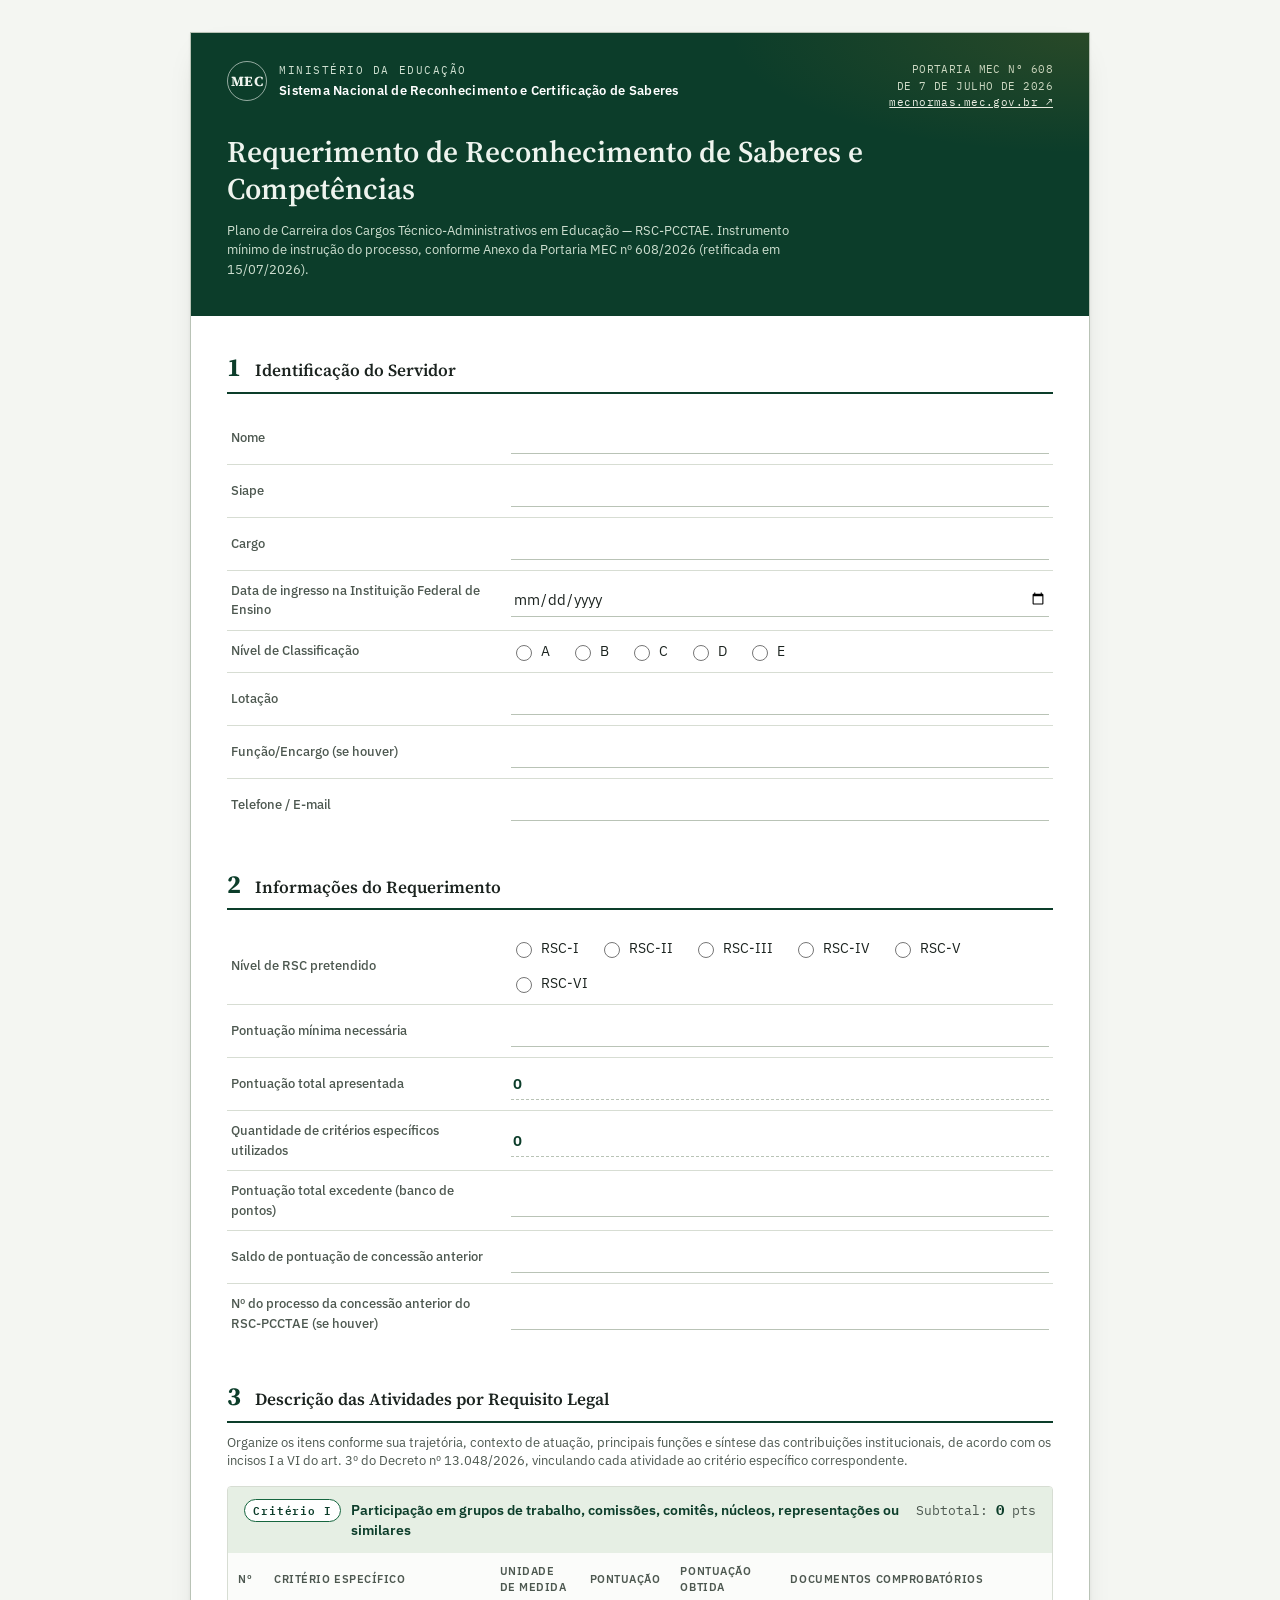
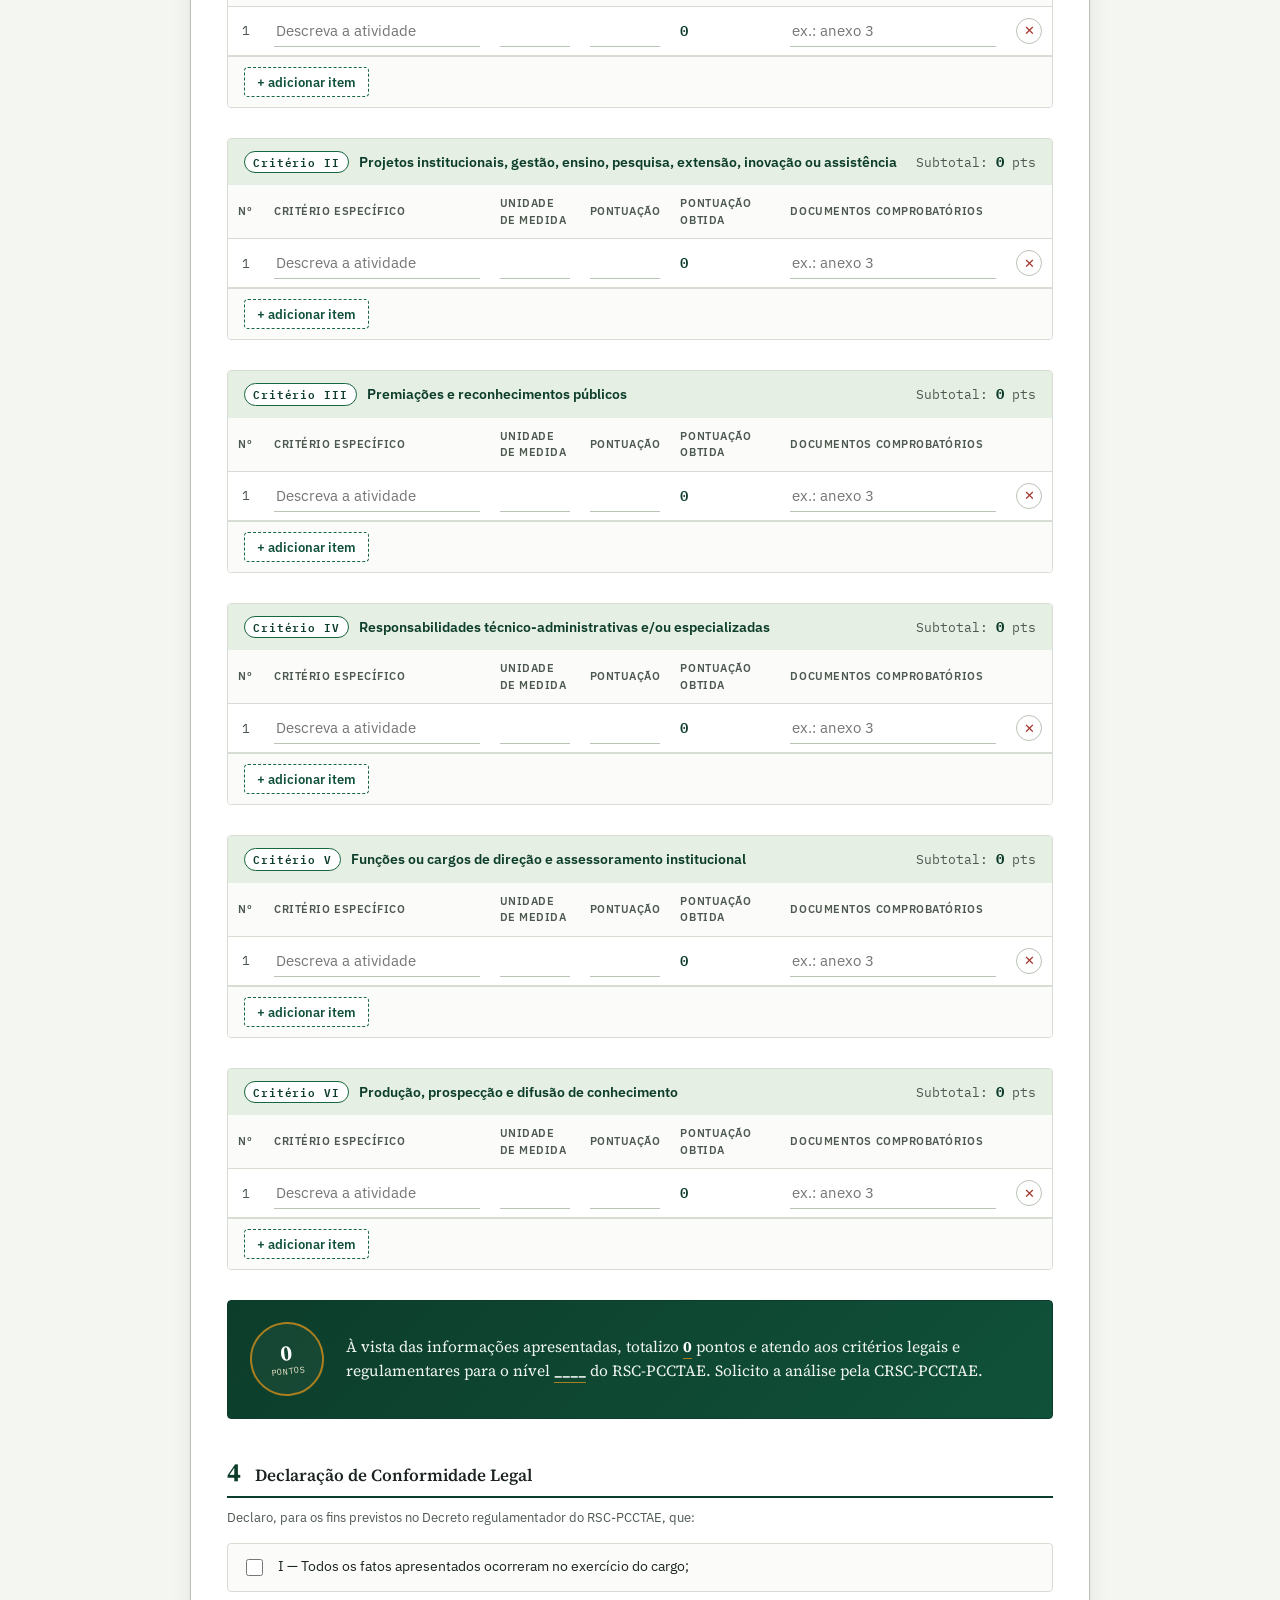
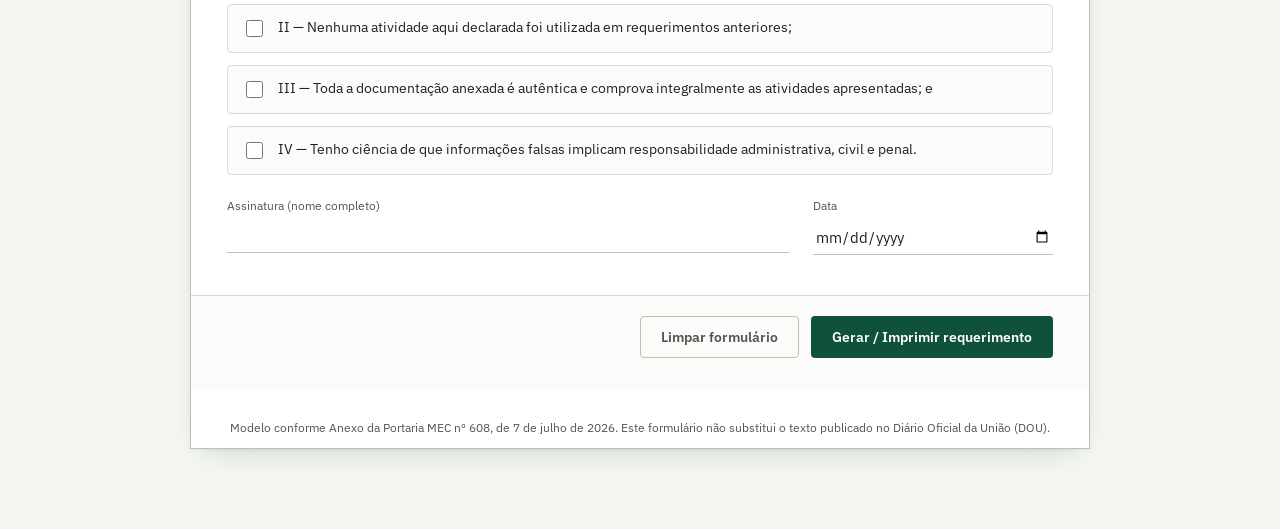
<file: rsc/cla/index.html>
<!DOCTYPE html>
<html lang="pt-BR">
<head>
<meta charset="UTF-8">
<meta name="viewport" content="width=device-width, initial-scale=1.0">
<title>Requerimento RSC-PCCTAE — Portaria MEC nº 608/2026</title>
<link rel="preconnect" href="https://fonts.googleapis.com">
<link href="https://fonts.googleapis.com/css2?family=Source+Serif+4:ital,wght@0,500;0,600;0,700;1,500&family=IBM+Plex+Sans:wght@400;500;600;700&family=IBM+Plex+Mono:wght@500;600&display=swap" rel="stylesheet">
<style>
  :root{
    --bg: #f4f6f2;
    --paper: #ffffff;
    --ink: #1b231f;
    --ink-soft: #4d5850;
    --line: #d7ddd3;
    --line-strong: #b9c3b6;
    --green-900: #0c3d2a;
    --green-800: #10513a;
    --green-700: #16663f;
    --green-100: #e6efe4;
    --gold: #ab7f1f;
    --gold-soft: #f4ead0;
    --danger: #a4342a;
    --danger-soft: #f7e6e3;
    --radius: 4px;
    --serif: 'Source Serif 4', Georgia, serif;
    --sans: 'IBM Plex Sans', -apple-system, Segoe UI, sans-serif;
    --mono: 'IBM Plex Mono', 'Courier New', monospace;
  }

  * { box-sizing: border-box; }

  body{
    margin:0;
    background: var(--bg);
    background-image:
      linear-gradient(var(--bg) 0%, var(--bg) 100%),
      repeating-linear-gradient(0deg, transparent, transparent 39px, rgba(12,61,42,0.035) 40px);
    color: var(--ink);
    font-family: var(--sans);
    font-size: 15px;
    line-height: 1.5;
    padding: 32px 16px 80px;
  }

  .sheet{
    max-width: 900px;
    margin: 0 auto;
    background: var(--paper);
    border: 1px solid var(--line-strong);
    box-shadow: 0 1px 3px rgba(12,25,18,.06), 0 12px 32px -18px rgba(12,25,18,.25);
  }

  /* ---------- Header / letterhead ---------- */
  .letterhead{
    background: var(--green-900);
    color: #eef4ee;
    padding: 28px 36px 24px;
    position: relative;
    overflow: hidden;
  }
  .letterhead::after{
    content:"";
    position:absolute; inset:0;
    background: radial-gradient(600px 200px at 100% 0%, rgba(171,127,31,0.18), transparent 60%);
    pointer-events:none;
  }
  .letterhead-top{
    display:flex; align-items:flex-start; justify-content:space-between; gap:20px;
    position:relative;
  }
  .brand{ display:flex; gap:12px; align-items:center; }
  .brand-mark{
    width:40px; height:40px; border:1.5px solid rgba(238,244,238,.6);
    border-radius:50%;
    display:flex; align-items:center; justify-content:center;
    font-family: var(--serif); font-weight:700; font-size:14px; letter-spacing:.5px;
    flex-shrink:0;
  }
  .brand-text{ font-family: var(--mono); font-size:11px; letter-spacing:.14em; text-transform:uppercase; color:#cfe0d1;}
  .brand-text strong{ display:block; font-family:var(--sans); font-size:13px; letter-spacing:.02em; color:#fff; text-transform:none; font-weight:600; margin-top:2px;}
  .ref-tag{
    text-align:right; font-family: var(--mono); font-size:11px; color:#cfe0d1; letter-spacing:.04em;
  }
  .ref-tag a { color:#eef4ee; }

  h1.doc-title{
    font-family: var(--serif);
    font-weight:600;
    font-size: clamp(22px, 3.4vw, 30px);
    line-height:1.25;
    margin: 22px 0 6px;
    max-width: 640px;
    position:relative;
  }
  .doc-sub{
    font-size:13px; color:#cfe0d1; max-width:600px; position:relative;
  }

  /* ---------- Body sections ---------- */
  .content{ padding: 30px 36px 40px; }

  .section{ margin-top: 40px; }
  .section:first-child{ margin-top: 8px; }

  .section-head{
    display:flex; align-items:baseline; gap:14px;
    border-bottom: 2px solid var(--green-900);
    padding-bottom:8px; margin-bottom:18px;
  }
  .section-num{
    font-family: var(--serif); font-weight:700; font-size:26px; color: var(--green-900);
    line-height:1;
  }
  .section-title{
    font-family: var(--serif); font-weight:600; font-size:17px; color: var(--ink);
  }
  .section-note{
    font-size:12.5px; color: var(--ink-soft); margin: -8px 0 16px;
  }

  /* form grid */
  .field-table{ width:100%; border-collapse:collapse; }
  .field-table tr{ border-bottom:1px solid var(--line); }
  .field-table tr:last-child{ border-bottom:none; }
  .field-table td{ padding: 10px 4px; vertical-align:middle; }
  .field-table td.label{
    width: 280px; font-size:13px; color: var(--ink-soft); font-weight:500; padding-right:16px;
  }
  @media (max-width: 620px){
    .field-table td.label{ width: 40%; font-size:12.5px; }
  }

  input[type="text"], input[type="email"], input[type="tel"], input[type="date"], input[type="number"]{
    width:100%; border:none; border-bottom:1.5px solid var(--line-strong);
    background: transparent; font-family: var(--sans); font-size:14.5px; color:var(--ink);
    padding: 6px 2px; outline:none; transition: border-color .15s, background .15s;
  }
  input:focus{ border-bottom-color: var(--green-700); background: var(--green-100); }
  input[readonly]{ color: var(--green-900); font-weight:600; border-bottom-style:dashed; background:transparent;}
  input.invalid{ border-bottom-color: var(--danger); background: var(--danger-soft); }

  .radio-row{ display:flex; flex-wrap:wrap; gap:14px 20px; }
  .radio-row label{
    display:flex; align-items:center; gap:6px; font-size:14px; cursor:pointer; user-select:none;
  }
  .radio-row input[type="radio"]{ accent-color: var(--green-800); width:16px; height:16px; }

  /* ---------- Criterio blocks (section 3) ---------- */
  .criterio{
    margin-bottom: 30px; border:1px solid var(--line); border-radius: var(--radius);
    overflow:hidden;
  }
  .criterio-head{
    background: var(--green-100); padding: 12px 16px;
    display:flex; align-items:baseline; gap:10px; justify-content:space-between; flex-wrap:wrap;
  }
  .criterio-tag{
    font-family: var(--mono); font-size:11px; letter-spacing:.08em; color: var(--green-900);
    background: #fff; border:1px solid var(--green-700); padding:2px 8px; border-radius:20px; font-weight:600;
  }
  .criterio-title{ font-size:13.5px; font-weight:600; color: var(--green-900); flex:1; min-width:200px; }
  .criterio-subtotal{ font-size:12.5px; color:var(--ink-soft); font-family:var(--mono); white-space:nowrap; }
  .criterio-subtotal b{ color: var(--green-900); font-size:14px; }

  .table-wrap{ overflow-x:auto; }
  table.itens{ width:100%; border-collapse:collapse; min-width: 720px; }
  table.itens thead th{
    text-align:left; font-size:11px; text-transform:uppercase; letter-spacing:.05em;
    color: var(--ink-soft); font-weight:600; padding:10px 10px; border-bottom:1px solid var(--line);
    background: #fbfcfa;
  }
  table.itens tbody td{
    padding: 8px 10px; border-bottom:1px solid var(--line); vertical-align:middle;
  }
  table.itens td.num{ width:36px; text-align:center; font-family:var(--mono); color:var(--ink-soft); font-size:12.5px; }
  table.itens td.qtd{ width:90px; }
  table.itens td.pont{ width:90px; }
  table.itens td.obtida{ width:110px; }
  table.itens td.obtida span{
    font-family: var(--mono); font-weight:600; color: var(--green-900); font-size:14px;
  }
  table.itens td.rm{ width:36px; text-align:center; }
  .rm-btn{
    border:1px solid var(--line-strong); background:#fff; color:var(--danger);
    width:26px; height:26px; border-radius:50%; cursor:pointer; font-size:13px; line-height:1;
  }
  .rm-btn:hover{ background: var(--danger-soft); border-color:var(--danger); }

  .criterio-foot{
    display:flex; justify-content:space-between; align-items:center; padding: 10px 16px;
    background:#fbfcfa; border-top:1px solid var(--line);
  }
  .add-row-btn{
    border:1px dashed var(--green-700); background:#fff; color: var(--green-800);
    padding:6px 12px; border-radius: var(--radius); font-size:12.5px; font-weight:600; cursor:pointer;
    font-family: var(--sans);
  }
  .add-row-btn:hover{ background: var(--green-100); }

  /* total banner + declaration sentence */
  .total-banner{
    margin-top: 6px; border:1.5px solid var(--green-900); border-radius: var(--radius);
    background: linear-gradient(135deg, var(--green-900), var(--green-800));
    color:#eef4ee; padding: 18px 22px; display:flex; align-items:center; gap:22px; flex-wrap:wrap;
  }
  .stamp{
    width:74px; height:74px; border-radius:50%; border:2px solid var(--gold);
    display:flex; flex-direction:column; align-items:center; justify-content:center;
    flex-shrink:0; background: rgba(255,255,255,.04);
    transform: rotate(-6deg);
  }
  .stamp .n{ font-family: var(--serif); font-weight:700; font-size:22px; color:#fff; line-height:1; }
  .stamp .u{ font-family: var(--mono); font-size:8.5px; letter-spacing:.08em; color: var(--gold-soft); margin-top:2px; text-transform:uppercase; }
  .sentence{ font-family: var(--serif); font-size:15.5px; line-height:1.6; flex:1; min-width:260px; }
  .sentence b{ color:#fff; border-bottom:1.5px solid var(--gold); padding-bottom:1px; }

  /* declaration checkboxes */
  .decl-list{ list-style:none; margin:0; padding:0; display:flex; flex-direction:column; gap:12px; }
  .decl-item{
    display:flex; gap:12px; align-items:flex-start; padding:12px 14px; border:1px solid var(--line);
    border-radius: var(--radius); background:#fbfcfa;
  }
  .decl-item input[type="checkbox"]{
    margin-top:3px; width:17px; height:17px; accent-color: var(--green-800); flex-shrink:0; cursor:pointer;
  }
  .decl-item label{ font-size:13.8px; cursor:pointer; }
  .decl-item.invalid{ border-color: var(--danger); background: var(--danger-soft); }

  .sign-row{ display:flex; gap:24px; margin-top:22px; flex-wrap:wrap; }
  .sign-block{ flex:1; min-width:240px; }
  .sign-block .label{ font-size:12px; color:var(--ink-soft); margin-bottom:6px; }

  /* action bar */
  .actionbar{
    display:flex; gap:12px; justify-content:flex-end; padding: 20px 36px 32px; flex-wrap:wrap;
    border-top:1px solid var(--line); background:#fbfcfa;
  }
  .btn{
    font-family: var(--sans); font-weight:600; font-size:13.5px; padding:11px 20px;
    border-radius: var(--radius); cursor:pointer; border:1.5px solid transparent;
  }
  .btn-primary{ background: var(--green-800); color:#fff; }
  .btn-primary:hover{ background: var(--green-900); }
  .btn-ghost{ background:transparent; border-color: var(--line-strong); color: var(--ink-soft); }
  .btn-ghost:hover{ border-color: var(--danger); color: var(--danger); }

  .foot-note{
    text-align:center; font-size:11.5px; color: var(--ink-soft); padding: 18px 20px 0;
  }

  .toast{
    position:fixed; bottom:24px; left:50%; transform:translateX(-50%) translateY(20px);
    background: var(--ink); color:#fff; padding:12px 20px; border-radius:6px; font-size:13.5px;
    opacity:0; pointer-events:none; transition: opacity .25s, transform .25s; z-index:50;
    box-shadow: 0 10px 30px rgba(0,0,0,.25);
  }
  .toast.show{ opacity:1; transform:translateX(-50%) translateY(0); }
  .toast.error{ background: var(--danger); }

  @media print{
    body{ background:#fff; padding:0; }
    .sheet{ border:none; box-shadow:none; max-width:100%; }
    .letterhead{ background:#fff !important; color:#000 !important; }
    .letterhead::after{ display:none; }
    .brand-text, .ref-tag, .doc-sub{ color:#333 !important; }
    .doc-title{ color:#000; }
    .add-row-btn, .rm-btn, .actionbar{ display:none !important; }
    .total-banner{ background:#fff !important; color:#000 !important; border-color:#000; }
    .stamp{ border-color:#000; background:#fff; }
    .stamp .n, .stamp .u{ color:#000 !important; }
    .sentence b{ color:#000; border-color:#000; }
    input{ color:#000; }
    .toast{ display:none; }
  }
</style>
</head>
<body>

<div class="sheet">

  <header class="letterhead">
    <div class="letterhead-top">
      <div class="brand">
        <div class="brand-mark">MEC</div>
        <div class="brand-text">Ministério da Educação
          <strong>Sistema Nacional de Reconhecimento e Certificação de Saberes</strong>
        </div>
      </div>
      <div class="ref-tag">
        PORTARIA MEC Nº 608<br>DE 7 DE JULHO DE 2026<br>
        <a href="https://mecnormas.mec.gov.br/pesquisa/detalhar/13462" target="_blank" rel="noopener">mecnormas.mec.gov.br ↗</a>
      </div>
    </div>
    <h1 class="doc-title">Requerimento de Reconhecimento de Saberes e Competências</h1>
    <p class="doc-sub">Plano de Carreira dos Cargos Técnico-Administrativos em Educação — RSC-PCCTAE. Instrumento mínimo de instrução do processo, conforme Anexo da Portaria MEC nº 608/2026 (retificada em 15/07/2026).</p>
  </header>

  <form class="content" id="rscForm" novalidate>

    <!-- SEÇÃO 1 -->
    <section class="section">
      <div class="section-head">
        <span class="section-num">1</span>
        <span class="section-title">Identificação do Servidor</span>
      </div>
      <table class="field-table">
        <tr>
          <td class="label">Nome</td>
          <td><input type="text" id="nome" required></td>
        </tr>
        <tr>
          <td class="label">Siape</td>
          <td><input type="text" id="siape" inputmode="numeric" required></td>
        </tr>
        <tr>
          <td class="label">Cargo</td>
          <td><input type="text" id="cargo" required></td>
        </tr>
        <tr>
          <td class="label">Data de ingresso na Instituição Federal de Ensino</td>
          <td><input type="date" id="dataIngresso" required></td>
        </tr>
        <tr>
          <td class="label">Nível de Classificação</td>
          <td>
            <div class="radio-row" id="nivelClassificacao">
              <label><input type="radio" name="nivelClass" value="A"> A</label>
              <label><input type="radio" name="nivelClass" value="B"> B</label>
              <label><input type="radio" name="nivelClass" value="C"> C</label>
              <label><input type="radio" name="nivelClass" value="D"> D</label>
              <label><input type="radio" name="nivelClass" value="E"> E</label>
            </div>
          </td>
        </tr>
        <tr>
          <td class="label">Lotação</td>
          <td><input type="text" id="lotacao" required></td>
        </tr>
        <tr>
          <td class="label">Função/Encargo (se houver)</td>
          <td><input type="text" id="funcao"></td>
        </tr>
        <tr>
          <td class="label">Telefone / E-mail</td>
          <td><input type="text" id="contato" required></td>
        </tr>
      </table>
    </section>

    <!-- SEÇÃO 2 -->
    <section class="section">
      <div class="section-head">
        <span class="section-num">2</span>
        <span class="section-title">Informações do Requerimento</span>
      </div>
      <table class="field-table">
        <tr>
          <td class="label">Nível de RSC pretendido</td>
          <td>
            <div class="radio-row" id="nivelRSC">
              <label><input type="radio" name="nivelRSC" value="RSC-I"> RSC-I</label>
              <label><input type="radio" name="nivelRSC" value="RSC-II"> RSC-II</label>
              <label><input type="radio" name="nivelRSC" value="RSC-III"> RSC-III</label>
              <label><input type="radio" name="nivelRSC" value="RSC-IV"> RSC-IV</label>
              <label><input type="radio" name="nivelRSC" value="RSC-V"> RSC-V</label>
              <label><input type="radio" name="nivelRSC" value="RSC-VI"> RSC-VI</label>
            </div>
          </td>
        </tr>
        <tr>
          <td class="label">Pontuação mínima necessária</td>
          <td><input type="number" id="pontMinima" min="0" step="0.01"></td>
        </tr>
        <tr>
          <td class="label">Pontuação total apresentada</td>
          <td><input type="number" id="pontTotal" readonly tabindex="-1"></td>
        </tr>
        <tr>
          <td class="label">Quantidade de critérios específicos utilizados</td>
          <td><input type="number" id="qtdCriterios" readonly tabindex="-1"></td>
        </tr>
        <tr>
          <td class="label">Pontuação total excedente (banco de pontos)</td>
          <td><input type="number" id="pontExcedente" min="0" step="0.01"></td>
        </tr>
        <tr>
          <td class="label">Saldo de pontuação de concessão anterior</td>
          <td><input type="number" id="saldoAnterior" min="0" step="0.01"></td>
        </tr>
        <tr>
          <td class="label">Nº do processo da concessão anterior do RSC-PCCTAE (se houver)</td>
          <td><input type="text" id="processoAnterior"></td>
        </tr>
      </table>
    </section>

    <!-- SEÇÃO 3 -->
    <section class="section">
      <div class="section-head">
        <span class="section-num">3</span>
        <span class="section-title">Descrição das Atividades por Requisito Legal</span>
      </div>
      <p class="section-note">Organize os itens conforme sua trajetória, contexto de atuação, principais funções e síntese das contribuições institucionais, de acordo com os incisos I a VI do art. 3º do Decreto nº 13.048/2026, vinculando cada atividade ao critério específico correspondente.</p>

      <div id="criteriosContainer"></div>

      <div class="total-banner">
        <div class="stamp">
          <span class="n" id="stampTotal">0</span>
          <span class="u">pontos</span>
        </div>
        <p class="sentence">
          À vista das informações apresentadas, totalizo <b id="sentTotal">0</b> pontos e atendo aos critérios legais e regulamentares para o nível <b id="sentNivel">____</b> do RSC-PCCTAE. Solicito a análise pela CRSC-PCCTAE.
        </p>
      </div>
    </section>

    <!-- SEÇÃO 4 -->
    <section class="section">
      <div class="section-head">
        <span class="section-num">4</span>
        <span class="section-title">Declaração de Conformidade Legal</span>
      </div>
      <p class="section-note">Declaro, para os fins previstos no Decreto regulamentador do RSC-PCCTAE, que:</p>

      <ul class="decl-list" id="declList">
        <li class="decl-item">
          <input type="checkbox" id="decl1" required>
          <label for="decl1">I — Todos os fatos apresentados ocorreram no exercício do cargo;</label>
        </li>
        <li class="decl-item">
          <input type="checkbox" id="decl2" required>
          <label for="decl2">II — Nenhuma atividade aqui declarada foi utilizada em requerimentos anteriores;</label>
        </li>
        <li class="decl-item">
          <input type="checkbox" id="decl3" required>
          <label for="decl3">III — Toda a documentação anexada é autêntica e comprova integralmente as atividades apresentadas; e</label>
        </li>
        <li class="decl-item">
          <input type="checkbox" id="decl4" required>
          <label for="decl4">IV — Tenho ciência de que informações falsas implicam responsabilidade administrativa, civil e penal.</label>
        </li>
      </ul>

      <div class="sign-row">
        <div class="sign-block">
          <div class="label">Assinatura (nome completo)</div>
          <input type="text" id="assinatura" required>
        </div>
        <div class="sign-block" style="max-width:220px;">
          <div class="label">Data</div>
          <input type="date" id="dataAssinatura" required>
        </div>
      </div>
    </section>

  </form>

  <div class="actionbar">
    <button type="button" class="btn btn-ghost" id="btnLimpar">Limpar formulário</button>
    <button type="button" class="btn btn-primary" id="btnImprimir">Gerar / Imprimir requerimento</button>
  </div>

  <p class="foot-note">Modelo conforme Anexo da Portaria MEC nº 608, de 7 de julho de 2026. Este formulário não substitui o texto publicado no Diário Oficial da União (DOU).</p>
</div>

<div class="toast" id="toast"></div>

<script>
(function(){
  "use strict";

  var CRITERIOS = [
    { id:"c1", numero:"I",   titulo:"Participação em grupos de trabalho, comissões, comitês, núcleos, representações ou similares" },
    { id:"c2", numero:"II",  titulo:"Projetos institucionais, gestão, ensino, pesquisa, extensão, inovação ou assistência" },
    { id:"c3", numero:"III", titulo:"Premiações e reconhecimentos públicos" },
    { id:"c4", numero:"IV",  titulo:"Responsabilidades técnico-administrativas e/ou especializadas" },
    { id:"c5", numero:"V",   titulo:"Funções ou cargos de direção e assessoramento institucional" },
    { id:"c6", numero:"VI",  titulo:"Produção, prospecção e difusão de conhecimento" }
  ];

  var container = document.getElementById("criteriosContainer");
  var toastEl = document.getElementById("toast");
  var toastTimer = null;

  function showToast(msg, isError){
    toastEl.textContent = msg;
    toastEl.className = "toast show" + (isError ? " error" : "");
    clearTimeout(toastTimer);
    toastTimer = setTimeout(function(){ toastEl.className = "toast"; }, 3200);
  }

  function fmt(n){
    if (!isFinite(n)) n = 0;
    return (Math.round(n * 100) / 100).toString().replace(".", ",");
  }

  function buildCriterioBlock(c){
    var wrap = document.createElement("div");
    wrap.className = "criterio";
    wrap.dataset.id = c.id;
    wrap.innerHTML =
      '<div class="criterio-head">' +
        '<span class="criterio-tag">Critério ' + c.numero + '</span>' +
        '<span class="criterio-title">' + c.titulo + '</span>' +
        '<span class="criterio-subtotal">Subtotal: <b class="subtotal-val">0</b> pts</span>' +
      '</div>' +
      '<div class="table-wrap">' +
        '<table class="itens">' +
          '<thead><tr>' +
            '<th>Nº</th><th>Critério específico</th><th>Unidade de medida</th>' +
            '<th>Pontuação</th><th>Pontuação obtida</th><th>Documentos comprobatórios</th><th></th>' +
          '</tr></thead>' +
          '<tbody></tbody>' +
        '</table>' +
      '</div>' +
      '<div class="criterio-foot">' +
        '<button type="button" class="add-row-btn">+ adicionar item</button>' +
      '</div>';

    var tbody = wrap.querySelector("tbody");
    var addBtn = wrap.querySelector(".add-row-btn");

    addBtn.addEventListener("click", function(){
      addRow(tbody);
      renumber(tbody);
    });

    addRow(tbody); // start with one row

    return wrap;
  }

  function addRow(tbody){
    var tr = document.createElement("tr");
    tr.innerHTML =
      '<td class="num">1</td>' +
      '<td><input type="text" class="f-criterio" placeholder="Descreva a atividade"></td>' +
      '<td class="qtd"><input type="number" class="f-unidade" min="0" step="0.01"></td>' +
      '<td class="pont"><input type="number" class="f-pontuacao" min="0" step="0.01"></td>' +
      '<td class="obtida"><span class="f-obtida">0</span></td>' +
      '<td><input type="text" class="f-doc" placeholder="ex.: anexo 3"></td>' +
      '<td class="rm"><button type="button" class="rm-btn" title="Remover item">✕</button></td>';
    tbody.appendChild(tr);

    tr.querySelector(".f-unidade").addEventListener("input", function(){ recalcRow(tr); });
    tr.querySelector(".f-pontuacao").addEventListener("input", function(){ recalcRow(tr); });
    tr.querySelector(".f-criterio").addEventListener("input", recalcAll);
    tr.querySelector(".rm-btn").addEventListener("click", function(){
      var t = tr.parentNode;
      tr.remove();
      if (t.children.length === 0) addRow(t);
      renumber(t);
      recalcAll();
    });
  }

  function renumber(tbody){
    var rows = tbody.querySelectorAll("tr");
    rows.forEach(function(r, i){ r.querySelector(".num").textContent = (i + 1); });
  }

  function recalcRow(tr){
    var u = parseFloat(tr.querySelector(".f-unidade").value) || 0;
    var p = parseFloat(tr.querySelector(".f-pontuacao").value) || 0;
    var obtida = u * p;
    tr.querySelector(".f-obtida").textContent = fmt(obtida);
    recalcAll();
  }

  function recalcAll(){
    var grandTotal = 0;
    var qtdCriterios = 0;

    container.querySelectorAll(".criterio").forEach(function(block){
      var subtotal = 0;
      block.querySelectorAll("tbody tr").forEach(function(tr){
        var u = parseFloat(tr.querySelector(".f-unidade").value) || 0;
        var p = parseFloat(tr.querySelector(".f-pontuacao").value) || 0;
        var desc = tr.querySelector(".f-criterio").value.trim();
        subtotal += (u * p);
        if (desc.length > 0) qtdCriterios++;
      });
      block.querySelector(".subtotal-val").textContent = fmt(subtotal);
      grandTotal += subtotal;
    });

    document.getElementById("pontTotal").value = fmt(grandTotal);
    document.getElementById("qtdCriterios").value = qtdCriterios;
    document.getElementById("stampTotal").textContent = fmt(grandTotal);
    document.getElementById("sentTotal").textContent = fmt(grandTotal);

    var nivelSel = document.querySelector('input[name="nivelRSC"]:checked');
    document.getElementById("sentNivel").textContent = nivelSel ? nivelSel.value : "____";
  }

  CRITERIOS.forEach(function(c){
    container.appendChild(buildCriterioBlock(c));
  });

  document.querySelectorAll('input[name="nivelRSC"]').forEach(function(r){
    r.addEventListener("change", recalcAll);
  });

  recalcAll();

  // ---- Validation & print ----
  function clearInvalid(){
    document.querySelectorAll(".invalid").forEach(function(el){ el.classList.remove("invalid"); });
  }

  function validate(){
    clearInvalid();
    var ok = true;
    var firstInvalid = null;

    ["nome","siape","cargo","dataIngresso","lotacao","contato","assinatura","dataAssinatura"].forEach(function(id){
      var el = document.getElementById(id);
      if (!el.value.trim()){
        el.classList.add("invalid");
        ok = false;
        if (!firstInvalid) firstInvalid = el;
      }
    });

    if (!document.querySelector('input[name="nivelClass"]:checked')){
      ok = false;
      showToast("Selecione o Nível de Classificação (1).", true);
    }
    if (!document.querySelector('input[name="nivelRSC"]:checked')){
      ok = false;
      showToast("Selecione o Nível de RSC pretendido (2).", true);
    }

    for (var i = 1; i <= 4; i++){
      var cb = document.getElementById("decl" + i);
      var item = cb.closest(".decl-item");
      if (!cb.checked){
        item.classList.add("invalid");
        ok = false;
      } else {
        item.classList.remove("invalid");
      }
    }

    if (firstInvalid) firstInvalid.focus();
    return ok;
  }

  document.getElementById("btnImprimir").addEventListener("click", function(){
    if (validate()){
      window.print();
    } else {
      showToast("Preencha os campos obrigatórios e marque todas as declarações antes de gerar o requerimento.", true);
    }
  });

  document.getElementById("btnLimpar").addEventListener("click", function(){
    if (!confirm("Limpar todos os campos preenchidos neste formulário?")) return;
    document.getElementById("rscForm").reset();
    clearInvalid();
    container.innerHTML = "";
    CRITERIOS.forEach(function(c){ container.appendChild(buildCriterioBlock(c)); });
    recalcAll();
    showToast("Formulário limpo.");
  });

})();
</script>

</body>
</html>
</file>
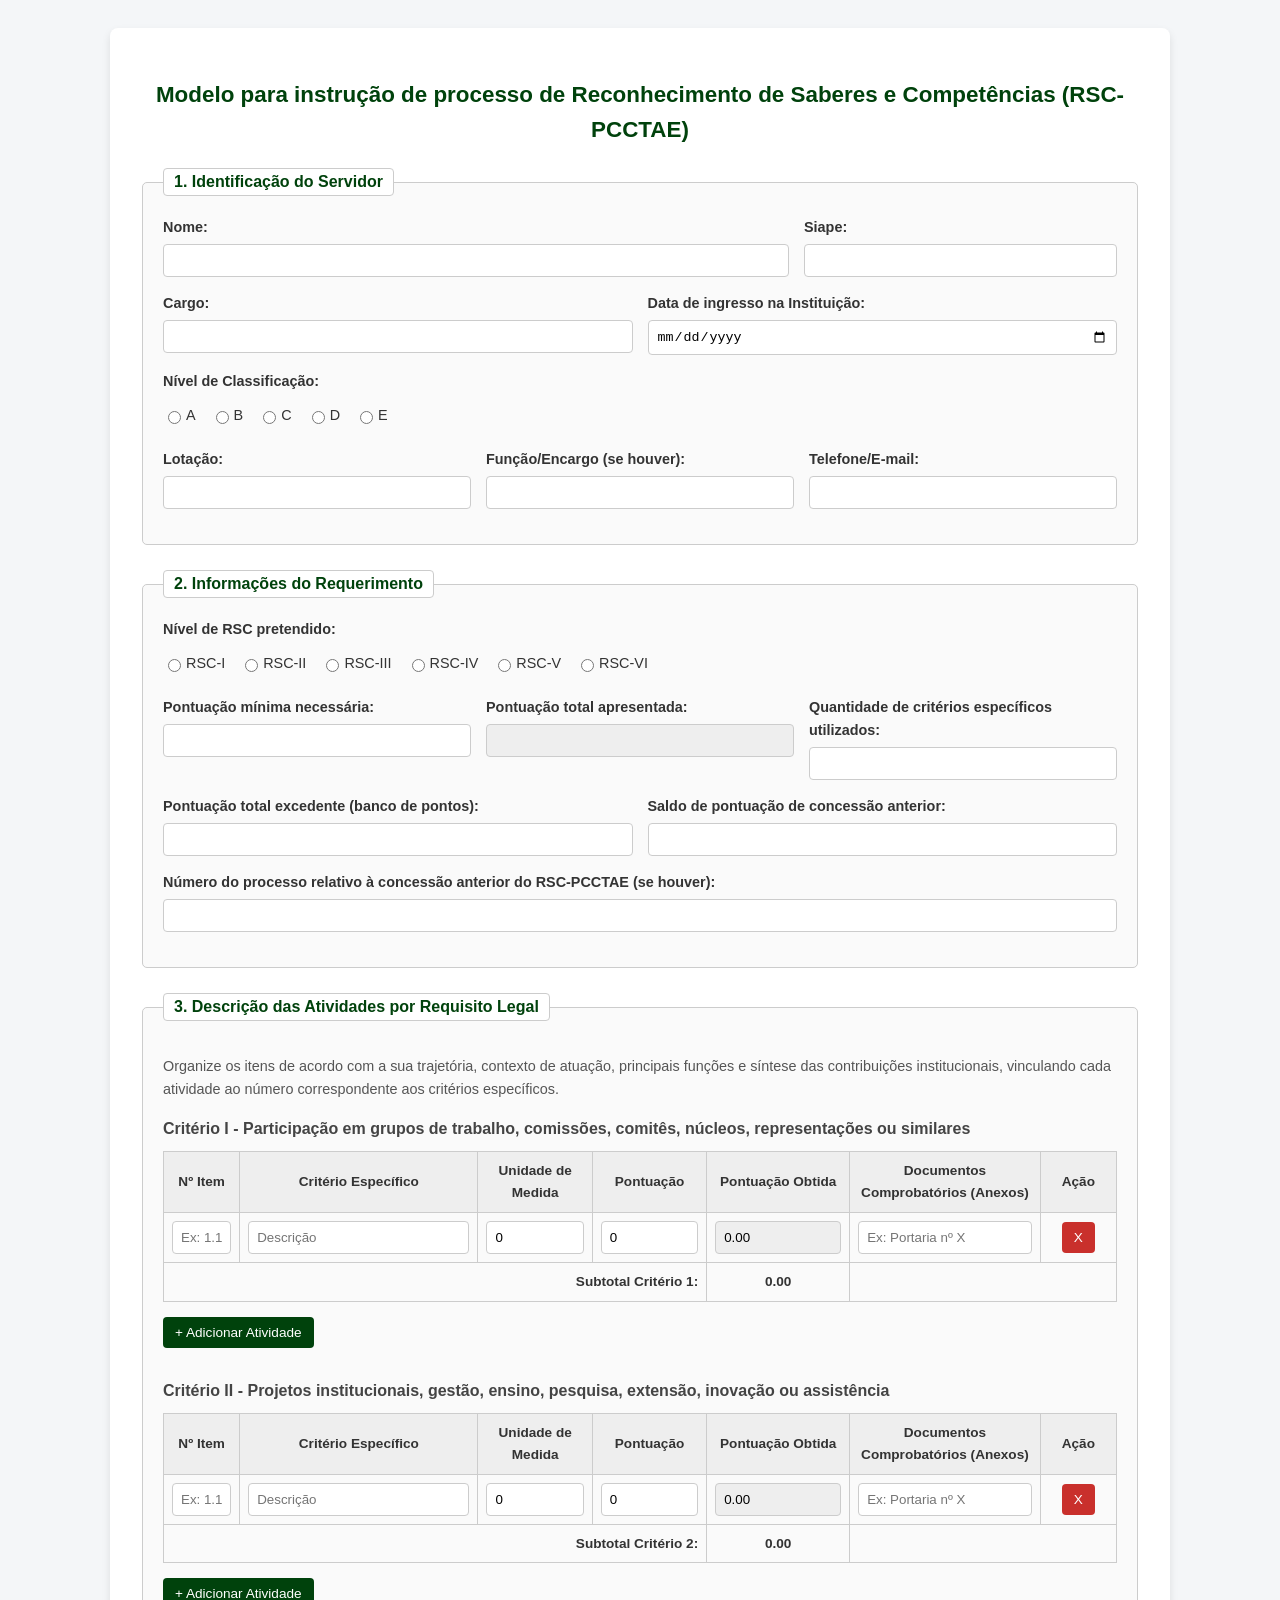
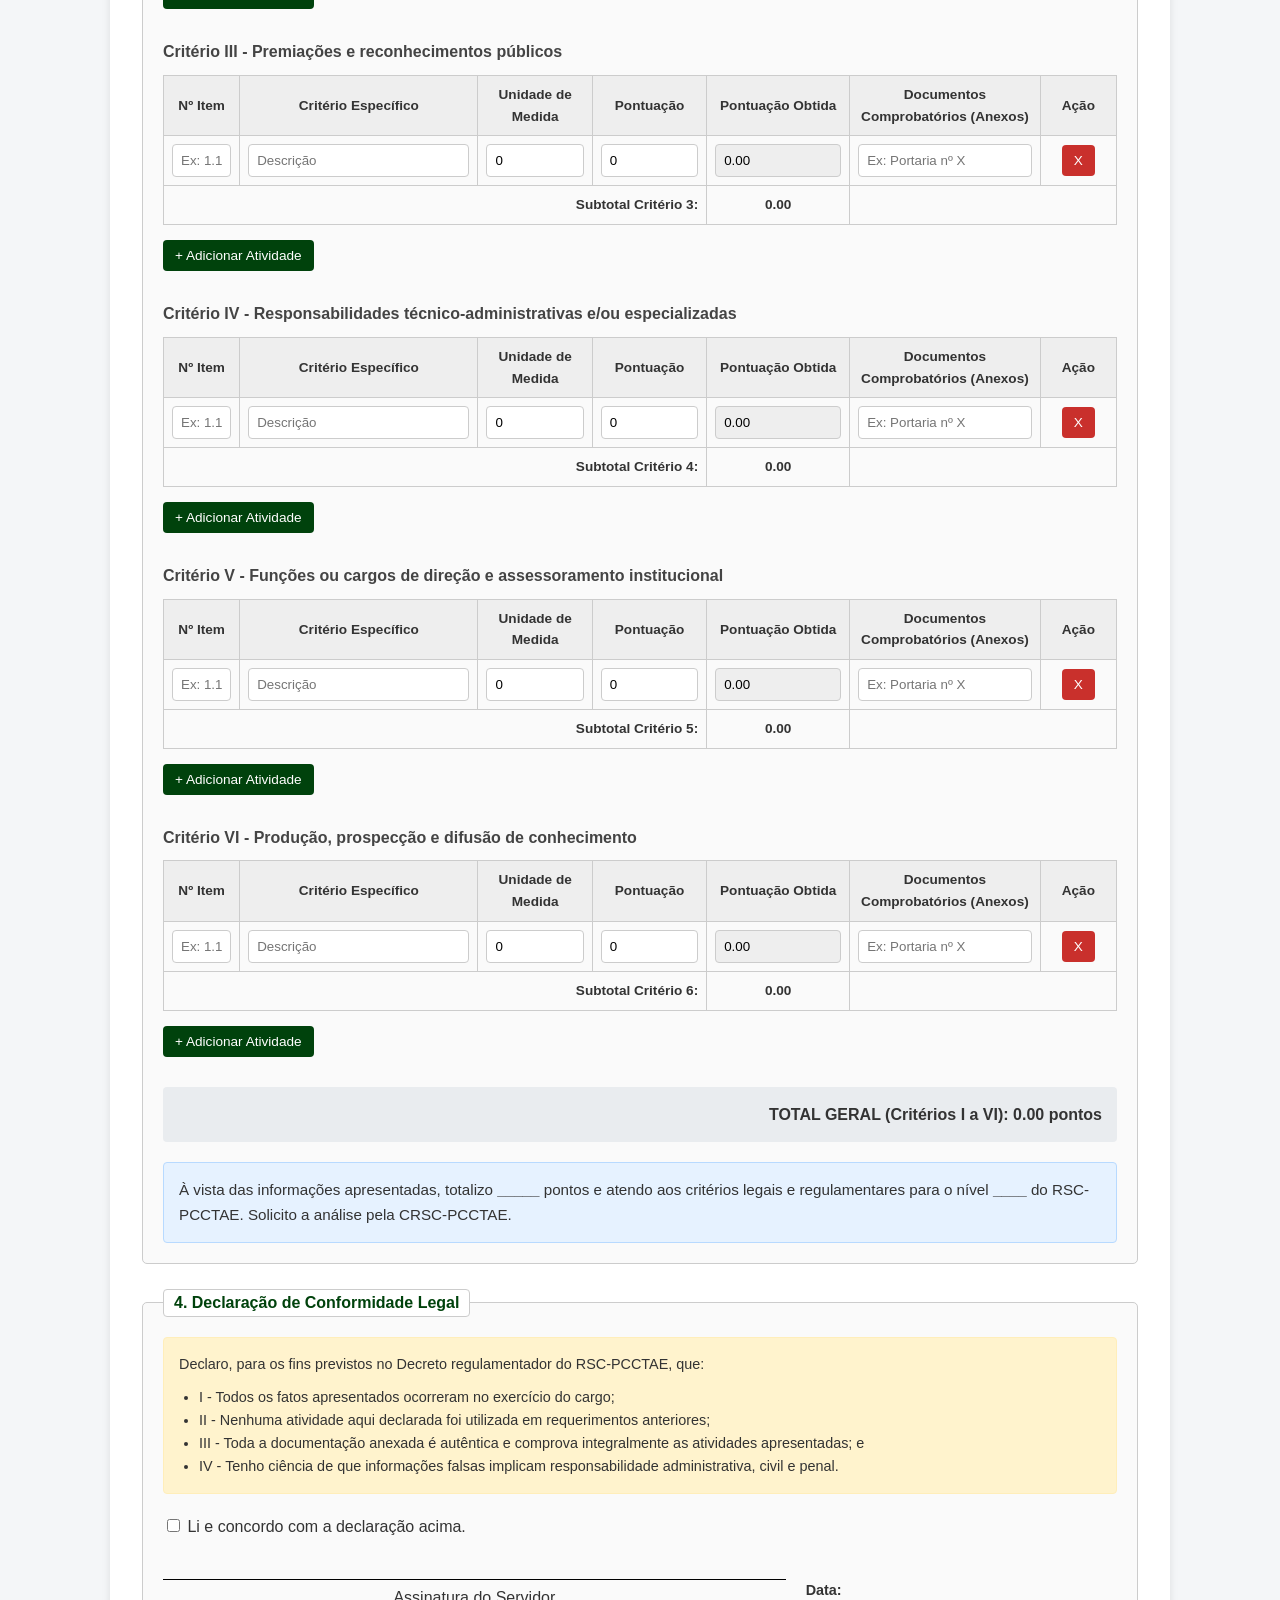
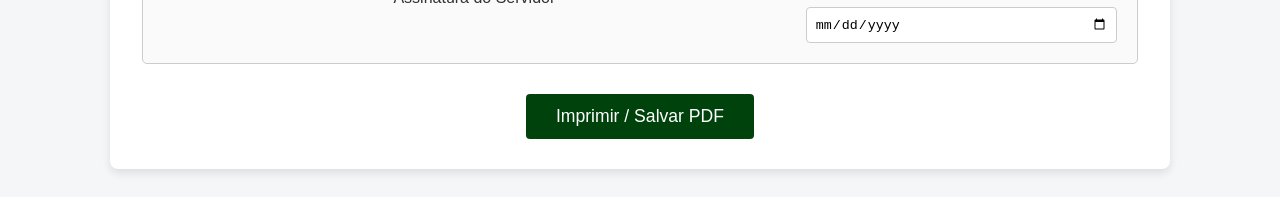
<file: rsc/gem/index.html>
<!DOCTYPE html>
<html lang="pt-BR">
<head>
    <meta charset="UTF-8">
    <meta name="viewport" content="width=device-width, initial-scale=1.0">
    <title>Formulário RSC-PCCTAE</title>
    <style>
        :root {
            --primary-color: #00420c;
            --bg-color: #f4f6f8;
            --border-color: #ccc;
        }
        body {
            font-family: 'Segoe UI', Tahoma, Geneva, Verdana, sans-serif;
            background-color: var(--bg-color);
            color: #333;
            line-height: 1.6;
            padding: 20px;
        }
        .container {
            max-width: 1000px;
            margin: 0 auto;
            background: #fff;
            padding: 30px;
            border-radius: 8px;
            box-shadow: 0 4px 8px rgba(0,0,0,0.1);
        }
        h2 {
            text-align: center;
            color: var(--primary-color);
            margin-bottom: 20px;
            font-size: 1.4rem;
        }
        fieldset {
            border: 1px solid var(--border-color);
            border-radius: 5px;
            padding: 20px;
            margin-bottom: 25px;
            background-color: #fafafa;
        }
        legend {
            font-weight: bold;
            color: var(--primary-color);
            background: #fff;
            padding: 0 10px;
            border: 1px solid var(--border-color);
            border-radius: 4px;
        }
        .form-group {
            margin-bottom: 15px;
        }
        .form-row {
            display: flex;
            flex-wrap: wrap;
            gap: 15px;
        }
        .form-row .form-group {
            flex: 1;
            min-width: 200px;
        }
        label {
            display: block;
            font-weight: 600;
            margin-bottom: 5px;
            font-size: 0.9rem;
        }
        input[type="text"], input[type="number"], input[type="date"], input[type="email"], select {
            width: 100%;
            padding: 8px;
            border: 1px solid var(--border-color);
            border-radius: 4px;
            box-sizing: border-box;
        }
        .radio-group {
            display: flex;
            gap: 15px;
            flex-wrap: wrap;
            align-items: center;
            height: 35px;
        }
        .radio-group label {
            font-weight: normal;
            display: inline-flex;
            align-items: center;
            margin-bottom: 0;
        }
        .radio-group input {
            margin-right: 5px;
        }
        table {
            width: 100%;
            border-collapse: collapse;
            margin-bottom: 15px;
            font-size: 0.85rem;
        }
        th, td {
            border: 1px solid var(--border-color);
            padding: 8px;
            text-align: center;
        }
        th {
            background-color: #eee;
            font-weight: 600;
        }
        .table-container {
            margin-bottom: 30px;
            overflow-x: auto;
        }
        .table-title {
            font-weight: bold;
            margin-bottom: 10px;
            color: #444;
        }
        .btn {
            background-color: var(--primary-color);
            color: #fff;
            border: none;
            padding: 8px 12px;
            border-radius: 4px;
            cursor: pointer;
            font-size: 0.85rem;
        }
        .btn:hover {
            background-color: #002d08;
        }
        .btn-remove {
            background-color: #c9302c;
        }
        .btn-remove:hover {
            background-color: #9f2623;
        }
        .total-box {
            background: #e9ecef;
            padding: 15px;
            border-radius: 4px;
            font-weight: bold;
            text-align: right;
            margin-bottom: 20px;
        }
        .declaration {
            background: #fff3cd;
            border: 1px solid #ffeeba;
            padding: 15px;
            border-radius: 4px;
            font-size: 0.9rem;
            margin-bottom: 20px;
        }
        .declaration ul {
            margin: 10px 0 0 0;
            padding-left: 20px;
        }
        .signature-area {
            display: flex;
            justify-content: space-between;
            margin-top: 40px;
            gap: 20px;
        }
        .signature-box {
            flex: 2;
            border-top: 1px solid #000;
            text-align: center;
            padding-top: 5px;
        }
        .date-box {
            flex: 1;
        }
    </style>
</head>
<body>

<div class="container">
    <h2>Modelo para instrução de processo de Reconhecimento de Saberes e Competências (RSC-PCCTAE)</h2>
    
    <form id="rscForm">
        <!-- 1. Identificação do Servidor -->
        <fieldset>
            <legend>1. Identificação do Servidor</legend>
            <div class="form-row">
                <div class="form-group" style="flex: 2;">
                    <label>Nome:</label>
                    <input type="text" name="nome" required>
                </div>
                <div class="form-group">
                    <label>Siape:</label>
                    <input type="text" name="siape" required>
                </div>
            </div>
            
            <div class="form-row">
                <div class="form-group">
                    <label>Cargo:</label>
                    <input type="text" name="cargo" required>
                </div>
                <div class="form-group">
                    <label>Data de ingresso na Instituição:</label>
                    <input type="date" name="data_ingresso" required>
                </div>
            </div>

            <div class="form-group">
                <label>Nível de Classificação:</label>
                <div class="radio-group">
                    <label><input type="radio" name="nivel_classificacao" value="A"> A</label>
                    <label><input type="radio" name="nivel_classificacao" value="B"> B</label>
                    <label><input type="radio" name="nivel_classificacao" value="C"> C</label>
                    <label><input type="radio" name="nivel_classificacao" value="D"> D</label>
                    <label><input type="radio" name="nivel_classificacao" value="E"> E</label>
                </div>
            </div>

            <div class="form-row">
                <div class="form-group">
                    <label>Lotação:</label>
                    <input type="text" name="lotacao" required>
                </div>
                <div class="form-group">
                    <label>Função/Encargo (se houver):</label>
                    <input type="text" name="funcao">
                </div>
                <div class="form-group">
                    <label>Telefone/E-mail:</label>
                    <input type="text" name="contato" required>
                </div>
            </div>
        </fieldset>

        <!-- 2. Informações do Requerimento -->
        <fieldset>
            <legend>2. Informações do Requerimento</legend>
            <div class="form-group">
                <label>Nível de RSC pretendido:</label>
                <div class="radio-group" onchange="atualizarTextoFinal()">
                    <label><input type="radio" name="nivel_rsc" value="RSC-I"> RSC-I</label>
                    <label><input type="radio" name="nivel_rsc" value="RSC-II"> RSC-II</label>
                    <label><input type="radio" name="nivel_rsc" value="RSC-III"> RSC-III</label>
                    <label><input type="radio" name="nivel_rsc" value="RSC-IV"> RSC-IV</label>
                    <label><input type="radio" name="nivel_rsc" value="RSC-V"> RSC-V</label>
                    <label><input type="radio" name="nivel_rsc" value="RSC-VI"> RSC-VI</label>
                </div>
            </div>

            <div class="form-row">
                <div class="form-group">
                    <label>Pontuação mínima necessária:</label>
                    <input type="number" name="pont_minima" step="0.01">
                </div>
                <div class="form-group">
                    <label>Pontuação total apresentada:</label>
                    <input type="number" id="pont_total_apresentada" readonly style="background:#eee;">
                </div>
                <div class="form-group">
                    <label>Quantidade de critérios específicos utilizados:</label>
                    <input type="number" name="qtd_criterios">
                </div>
            </div>

            <div class="form-row">
                <div class="form-group">
                    <label>Pontuação total excedente (banco de pontos):</label>
                    <input type="number" name="pont_excedente" step="0.01">
                </div>
                <div class="form-group">
                    <label>Saldo de pontuação de concessão anterior:</label>
                    <input type="number" name="saldo_anterior" step="0.01">
                </div>
            </div>

            <div class="form-group">
                <label>Número do processo relativo à concessão anterior do RSC-PCCTAE (se houver):</label>
                <input type="text" name="num_processo_anterior">
            </div>
        </fieldset>

        <!-- 3. Descrição das Atividades -->
        <fieldset>
            <legend>3. Descrição das Atividades por Requisito Legal</legend>
            <p style="font-size: 0.9rem; color: #555;">
                Organize os itens de acordo com a sua trajetória, contexto de atuação, principais funções e síntese das contribuições institucionais, vinculando cada atividade ao número correspondente aos critérios específicos.
            </p>

            <div id="criterios-container">
                <!-- Tabelas serão injetadas via JS -->
            </div>

            <div class="total-box">
                TOTAL GERAL (Critérios I a VI): <span id="total-geral">0.00</span> pontos
            </div>

            <div style="background: #e6f2ff; padding: 15px; border-radius: 4px; border: 1px solid #b8daff; font-size: 0.95rem;">
                À vista das informações apresentadas, totalizo <strong id="texto-pontos">_____</strong> pontos e atendo aos critérios legais e regulamentares para o nível <strong id="texto-nivel">____</strong> do RSC-PCCTAE. Solicito a análise pela CRSC-PCCTAE.
            </div>
        </fieldset>

        <!-- 4. Declaração de Conformidade Legal -->
        <fieldset>
            <legend>4. Declaração de Conformidade Legal</legend>
            <div class="declaration">
                Declaro, para os fins previstos no Decreto regulamentador do RSC-PCCTAE, que:
                <ul>
                    <li>I - Todos os fatos apresentados ocorreram no exercício do cargo;</li>
                    <li>II - Nenhuma atividade aqui declarada foi utilizada em requerimentos anteriores;</li>
                    <li>III - Toda a documentação anexada é autêntica e comprova integralmente as atividades apresentadas; e</li>
                    <li>IV - Tenho ciência de que informações falsas implicam responsabilidade administrativa, civil e penal.</li>
                </ul>
            </div>

            <div class="form-group">
                <label style="font-weight: normal; font-size: 1rem; cursor: pointer;">
                    <input type="checkbox" required style="width: auto;"> Li e concordo com a declaração acima.
                </label>
            </div>

            <div class="signature-area">
                <div class="signature-box">
                    Assinatura do Servidor
                </div>
                <div class="date-box">
                    <label>Data:</label>
                    <input type="date" required>
                </div>
            </div>
        </fieldset>

        <div style="text-align: center; margin-top: 30px;">
            <button type="button" class="btn" style="padding: 12px 30px; font-size: 1.1rem;" onclick="window.print()">Imprimir / Salvar PDF</button>
        </div>
    </form>
</div>

<script>
    // Definição dos critérios do anexo
    const criterios = [
        { id: 1, nome: "Critério I - Participação em grupos de trabalho, comissões, comitês, núcleos, representações ou similares" },
        { id: 2, nome: "Critério II - Projetos institucionais, gestão, ensino, pesquisa, extensão, inovação ou assistência" },
        { id: 3, nome: "Critério III - Premiações e reconhecimentos públicos" },
        { id: 4, nome: "Critério IV - Responsabilidades técnico-administrativas e/ou especializadas" },
        { id: 5, nome: "Critério V - Funções ou cargos de direção e assessoramento institucional" },
        { id: 6, nome: "Critério VI - Produção, prospecção e difusão de conhecimento" }
    ];

    const container = document.getElementById('criterios-container');

    // Inicializar Tabelas
    criterios.forEach(c => {
        const html = `
            <div class="table-container" id="container-crit-${c.id}">
                <div class="table-title">${c.nome}</div>
                <table id="table-crit-${c.id}">
                    <thead>
                        <tr>
                            <th width="8%">Nº Item</th>
                            <th width="25%">Critério Específico</th>
                            <th width="12%">Unidade de Medida</th>
                            <th width="12%">Pontuação</th>
                            <th width="15%">Pontuação Obtida</th>
                            <th width="20%">Documentos Comprobatórios (Anexos)</th>
                            <th width="8%">Ação</th>
                        </tr>
                    </thead>
                    <tbody>
                        <!-- Linhas adicionadas dinamicamente -->
                    </tbody>
                    <tfoot>
                        <tr>
                            <td colspan="4" style="text-align: right; font-weight: bold;">Subtotal Critério ${c.id}:</td>
                            <td style="font-weight: bold;"><span id="subtotal-${c.id}">0.00</span></td>
                            <td colspan="2"></td>
                        </tr>
                    </tfoot>
                </table>
                <button type="button" class="btn" onclick="adicionarLinha(${c.id})">+ Adicionar Atividade</button>
            </div>
        `;
        container.innerHTML += html;
        // Adiciona 1 linha vazia por padrão
        adicionarLinha(c.id);
    });

    // Função para adicionar nova linha na tabela
    function adicionarLinha(idCriterio) {
        const tbody = document.querySelector(`#table-crit-${idCriterio} tbody`);
        const tr = document.createElement('tr');
        
        tr.innerHTML = `
            <td><input type="text" placeholder="Ex: 1.1"></td>
            <td><input type="text" placeholder="Descrição"></td>
            <td><input type="number" class="qtd" value="0" min="0" step="0.1" oninput="calcular(this, ${idCriterio})"></td>
            <td><input type="number" class="pont" value="0" min="0" step="0.1" oninput="calcular(this, ${idCriterio})"></td>
            <td><input type="text" class="obtida" value="0.00" readonly style="background:#eee;"></td>
            <td><input type="text" placeholder="Ex: Portaria nº X"></td>
            <td><button type="button" class="btn btn-remove" onclick="removerLinha(this, ${idCriterio})">X</button></td>
        `;
        tbody.appendChild(tr);
    }

    // Remover linha
    function removerLinha(btn, idCriterio) {
        const tr = btn.closest('tr');
        tr.remove();
        atualizarSubtotal(idCriterio);
    }

    // Calcular pontuação (Unidade de Medida X Pontuação)
    function calcular(input, idCriterio) {
        const tr = input.closest('tr');
        const qtd = parseFloat(tr.querySelector('.qtd').value) || 0;
        const pont = parseFloat(tr.querySelector('.pont').value) || 0;
        const obtida = qtd * pont;
        
        tr.querySelector('.obtida').value = obtida.toFixed(2);
        atualizarSubtotal(idCriterio);
    }

    // Atualizar subtotal de um critério
    function atualizarSubtotal(idCriterio) {
        const tbody = document.querySelector(`#table-crit-${idCriterio} tbody`);
        const obtidas = tbody.querySelectorAll('.obtida');
        let subtotal = 0;
        
        obtidas.forEach(input => {
            subtotal += parseFloat(input.value) || 0;
        });
        
        document.getElementById(`subtotal-${idCriterio}`).innerText = subtotal.toFixed(2);
        atualizarTotalGeral();
    }

    // Atualizar total geral somando todos os subtotais
    function atualizarTotalGeral() {
        let totalGeral = 0;
        for (let i = 1; i <= 6; i++) {
            totalGeral += parseFloat(document.getElementById(`subtotal-${i}`).innerText) || 0;
        }
        
        document.getElementById('total-geral').innerText = totalGeral.toFixed(2);
        document.getElementById('pont_total_apresentada').value = totalGeral.toFixed(2);
        document.getElementById('texto-pontos').innerText = totalGeral.toFixed(2);
    }

    // Atualizar texto final dinâmico
    function atualizarTextoFinal() {
        const nivelSelecionado = document.querySelector('input[name="nivel_rsc"]:checked');
        if (nivelSelecionado) {
            document.getElementById('texto-nivel').innerText = nivelSelecionado.value;
        }
    }
</script>
</body>
</html>
</file>
<file: style.css>
:root {
  /* Light Theme Colors */
  --primary: #2563eb;
  --primary-hover: #1e40af;
  --secondary: #0f172a;
  --bg-color: #f8fafc; /* Light gray/blue calm background */
  --surface: #ffffff; /* White cards */
  --text-primary: #1e293b; /* Dark slate text */
  --text-secondary: #475569; /* Lighter slate text */
  --accent: #0ea5e9; /* Sky blue accent */
  --divider: #e2e8f0;
  --border-radius: 12px;
  --transition: all 0.3s ease;
}

* {
  margin: 0;
  padding: 0;
  box-sizing: border-box;
}

body {
  font-family: 'Inter', -apple-system, BlinkMacSystemFont, 'Segoe UI', Roboto, Oxygen, Ubuntu, Cantarell, sans-serif;
  background-color: var(--bg-color);
  color: var(--text-primary);
  line-height: 1.6;
  overflow-x: hidden;
}

/* Container */
.container {
  max-width: 1000px;
  margin: 0 auto;
  padding: 2rem;
}

/* Header & Profile Section */
header {
  display: flex;
  flex-direction: column;
  align-items: center;
  text-align: center;
  padding: 3rem 0 2rem;
  animation: fadeInDown 0.8s ease-out;
}

.profile-img-container {
  position: relative;
  width: 180px;
  height: 180px;
  margin-bottom: 1.5rem;
  border-radius: 50%;
  padding: 4px;
  background: linear-gradient(135deg, var(--primary), var(--accent));
  box-shadow: 0 10px 30px rgba(37, 99, 235, 0.15);
}

.profile-img {
  width: 100%;
  height: 100%;
  border-radius: 50%;
  border: 4px solid var(--surface);
  background-color: var(--surface);
  display: flex;
  justify-content: center;
  align-items: center;
  overflow: hidden;
}

/* Emphasis on the face at the top of the photo */
.profile-img img {
  width: 100%;
  height: 100%;
  object-fit: cover;
  object-position: 50% 15%; /* Moves the focus to the upper part of the image */
}

h1 {
  font-size: 3rem;
  font-weight: 800;
  color: var(--secondary);
  margin-bottom: 0.2rem;
  letter-spacing: -1px;
}

.title {
  font-size: 1.2rem;
  color: var(--primary);
  margin-bottom: 1.5rem;
  font-weight: 600;
}

/* Contact Badges */
.contact-info {
  display: flex;
  flex-wrap: wrap;
  gap: 1rem;
  justify-content: center;
  margin-bottom: 2rem;
}

.contact-badge {
  display: inline-flex;
  align-items: center;
  gap: 0.5rem;
  background-color: var(--surface);
  padding: 0.5rem 1rem;
  border-radius: 20px;
  color: var(--text-secondary);
  font-size: 0.95rem;
  text-decoration: none;
  border: 1px solid var(--divider);
  transition: var(--transition);
  box-shadow: 0 2px 10px rgba(0, 0, 0, 0.02);
}

.contact-badge i {
  color: var(--primary);
}

.contact-badge:hover {
  border-color: var(--primary);
  color: var(--primary);
  transform: translateY(-2px);
  box-shadow: 0 5px 15px rgba(37, 99, 235, 0.1);
}

/* Sections */
section {
  display: grid;
  grid-template-columns: 250px 1fr;
  gap: 2rem;
  padding: 2.5rem 0;
  border-top: 1px solid var(--divider);
  animation: fadeIn 1s ease-out;
}

.section-title {
  font-size: 1.4rem;
  font-weight: 700;
  color: var(--secondary);
  display: flex;
  align-items: flex-start;
  gap: 0.75rem;
  padding-top: 0.5rem;
}

.section-title i {
  color: var(--accent);
  margin-top: 4px;
}

.content-block {
  display: flex;
  flex-direction: column;
  gap: 1.5rem;
}

.card {
  background: var(--surface);
  border: 1px solid var(--divider);
  border-radius: var(--border-radius);
  padding: 2rem;
  transition: var(--transition);
  box-shadow: 0 4px 20px rgba(0, 0, 0, 0.03);
}

.card:hover {
  transform: translateY(-2px);
  box-shadow: 0 8px 30px rgba(0, 0, 0, 0.08);
  border-color: #cbd5e1;
}

p {
  color: var(--text-secondary);
  font-size: 1.05rem;
  margin-bottom: 1rem;
}

strong {
  color: var(--text-primary);
  font-weight: 600;
}

/* Timeline/Experience Items */
.timeline-item {
  margin-bottom: 2rem;
}

.timeline-item:last-child {
  margin-bottom: 0;
}

.timeline-header {
  display: flex;
  justify-content: space-between;
  align-items: baseline;
  margin-bottom: 0.5rem;
  flex-wrap: wrap;
}

.timeline-role {
  font-size: 1.25rem;
  font-weight: 700;
  color: var(--text-primary);
}

.timeline-company {
  font-size: 1.1rem;
  color: var(--primary);
  font-weight: 600;
  margin-bottom: 0.25rem;
}

.timeline-date {
  font-size: 0.9rem;
  color: var(--text-secondary);
  background: #f1f5f9;
  padding: 0.2rem 0.6rem;
  border-radius: 4px;
}

.timeline-item ul {
  padding-left: 1.2rem;
  color: var(--text-secondary);
}

.timeline-item li {
  margin-bottom: 0.5rem;
}

/* Skills Tags */
.skills-container {
  display: flex;
  flex-wrap: wrap;
  gap: 0.6rem;
}

.skill-tag {
  background-color: var(--bg-color);
  color: var(--text-primary);
  padding: 0.4rem 0.8rem;
  border-radius: 6px;
  font-size: 0.9rem;
  font-weight: 500;
  border: 1px solid var(--divider);
  transition: var(--transition);
  display: inline-flex;
  align-items: center;
  gap: 0.4rem;
}

.skill-tag:hover {
  background-color: var(--primary);
  color: white;
  border-color: var(--primary);
  transform: translateY(-2px);
}

.skill-tag.accent {
  background-color: rgba(37, 99, 235, 0.05);
  color: var(--primary);
  border-color: rgba(37, 99, 235, 0.2);
}

.skill-tag.accent:hover {
  background-color: var(--primary);
  color: white;
}

/* Footer */
footer {
  text-align: center;
  padding: 2rem 0;
  color: var(--text-secondary);
  font-size: 0.9rem;
  border-top: 1px solid var(--divider);
  margin-top: 2rem;
}

/* Animations */
@keyframes fadeIn {
  from { opacity: 0; transform: translateY(15px); }
  to { opacity: 1; transform: translateY(0); }
}

@keyframes fadeInDown {
  from { opacity: 0; transform: translateY(-15px); }
  to { opacity: 1; transform: translateY(0); }
}

/* Responsive */
@media (max-width: 768px) {
  section {
    grid-template-columns: 1fr;
    gap: 1rem;
    padding: 1.5rem 0;
  }
  
  .section-title {
    margin-bottom: 0.5rem;
  }
  
  .timeline-header {
    flex-direction: column;
    gap: 0.2rem;
  }
}
</file>
<file: acai-shop/index.css>
/* Design System */
:root {
    /* Colors */
    --primary: #8B5CF6;
    --primary-dark: #7C3AED;
    --primary-light: #A78BFA;
    --secondary: #EC4899;
    --accent: #10B981;
    --dark: #0F172A;
    --dark-light: #1E293B;
    --dark-lighter: #334155;
    --text: #F1F5F9;
    --text-secondary: #CBD5E1;
    --border: #475569;

    /* Gradients */
    --gradient-primary: linear-gradient(135deg, #8B5CF6 0%, #EC4899 100%);
    --gradient-dark: linear-gradient(180deg, #0F172A 0%, #1E293B 100%);
    --gradient-card: linear-gradient(135deg, rgba(139, 92, 246, 0.1) 0%, rgba(236, 72, 153, 0.1) 100%);

    /* Shadows */
    --shadow-sm: 0 2px 8px rgba(0, 0, 0, 0.3);
    --shadow-md: 0 4px 16px rgba(0, 0, 0, 0.4);
    --shadow-lg: 0 8px 32px rgba(0, 0, 0, 0.5);
    --shadow-glow: 0 0 32px rgba(139, 92, 246, 0.3);

    /* Spacing */
    --spacing-xs: 0.5rem;
    --spacing-sm: 1rem;
    --spacing-md: 1.5rem;
    --spacing-lg: 2rem;
    --spacing-xl: 3rem;

    /* Border Radius */
    --radius-sm: 8px;
    --radius-md: 12px;
    --radius-lg: 16px;
    --radius-xl: 24px;

    /* Transitions */
    --transition-fast: 0.2s ease;
    --transition-normal: 0.3s ease;
    --transition-slow: 0.5s ease;
}

/* Reset & Base */
* {
    margin: 0;
    padding: 0;
    box-sizing: border-box;
}

body {
    font-family: 'Inter', -apple-system, BlinkMacSystemFont, 'Segoe UI', sans-serif;
    background: var(--gradient-dark);
    color: var(--text);
    min-height: 100vh;
    overflow-x: hidden;
    max-width: 100vw;
    /* Força largura máxima */
    width: 100%;
}

/* Screen Management */
.screen {
    display: none;
    min-height: 100vh;
    animation: fadeIn var(--transition-normal);
    overflow-x: hidden;
    max-width: 100vw;
    width: 100%;
}

.screen.active {
    display: flex;
}

@keyframes fadeIn {
    from {
        opacity: 0;
        transform: translateY(10px);
    }

    to {
        opacity: 1;
        transform: translateY(0);
    }
}

/* Mode Selection Screen */
.mode-container {
    width: 100%;
    max-width: 1080px;
    /* Totem width */
    margin: 0 auto;
    padding: var(--spacing-xl);
    display: flex;
    flex-direction: column;
    align-items: center;
    justify-content: center;
    min-height: 100vh;
}

.logo-header {
    text-align: center;
    margin-bottom: var(--spacing-xl);
}

.brand-title {
    font-size: 4rem;
    font-weight: 800;
    background: var(--gradient-primary);
    -webkit-background-clip: text;
    -webkit-text-fill-color: transparent;
    background-clip: text;
    margin-bottom: var(--spacing-sm);
    animation: slideDown 0.6s ease;
}

.brand-subtitle {
    font-size: 1.5rem;
    color: var(--text-secondary);
    font-weight: 300;
    animation: slideDown 0.6s ease 0.1s backwards;
}

@keyframes slideDown {
    from {
        opacity: 0;
        transform: translateY(-20px);
    }

    to {
        opacity: 1;
        transform: translateY(0);
    }
}

.mode-cards {
    display: grid;
    grid-template-columns: repeat(auto-fit, minmax(300px, 1fr));
    gap: var(--spacing-lg);
    width: 100%;
    max-width: 800px;
}

.mode-card {
    background: var(--dark-light);
    border: 2px solid var(--border);
    border-radius: var(--radius-xl);
    padding: var(--spacing-xl);
    text-align: center;
    cursor: pointer;
    transition: all var(--transition-normal);
    position: relative;
    overflow: hidden;
    animation: slideUp 0.6s ease backwards;
}

.mode-card:nth-child(1) {
    animation-delay: 0.2s;
}

.mode-card:nth-child(2) {
    animation-delay: 0.3s;
}

@keyframes slideUp {
    from {
        opacity: 0;
        transform: translateY(30px);
    }

    to {
        opacity: 1;
        transform: translateY(0);
    }
}

.mode-card::before {
    content: '';
    position: absolute;
    top: 0;
    left: 0;
    right: 0;
    bottom: 0;
    background: var(--gradient-card);
    opacity: 0;
    transition: opacity var(--transition-normal);
}

.mode-card:hover {
    transform: translateY(-8px);
    border-color: var(--primary);
    box-shadow: var(--shadow-glow);
}

.mode-card:hover::before {
    opacity: 1;
}

.mode-card>* {
    position: relative;
    z-index: 1;
}

.mode-icon {
    font-size: 4rem;
    margin-bottom: var(--spacing-md);
}

.mode-card h2 {
    font-size: 2rem;
    font-weight: 700;
    margin-bottom: var(--spacing-sm);
}

.mode-card p {
    color: var(--text-secondary);
    font-size: 1.1rem;
    margin-bottom: var(--spacing-md);
}

.mode-badge {
    display: inline-block;
    background: var(--gradient-primary);
    padding: var(--spacing-xs) var(--spacing-md);
    border-radius: var(--radius-lg);
    font-size: 0.9rem;
    font-weight: 600;
}

/* Main Header */
.main-header {
    background: rgba(15, 23, 42, 0.95);
    backdrop-filter: blur(10px);
    border-bottom: 1px solid var(--border);
    position: sticky;
    top: 0;
    z-index: 100;
    box-shadow: var(--shadow-md);
}

/* Floating Social Buttons */
.floating-social {
    position: fixed;
    right: var(--spacing-lg);
    bottom: var(--spacing-xl);
    display: flex;
    flex-direction: column;
    gap: var(--spacing-md);
    z-index: 200;
}

.floating-btn {
    width: 60px;
    height: 60px;
    border-radius: 50%;
    display: flex;
    align-items: center;
    justify-content: center;
    box-shadow: var(--shadow-lg);
    transition: all var(--transition-normal);
    animation: slideInRight 0.6s ease backwards;
}

.floating-btn:nth-child(1) {
    animation-delay: 0.2s;
}

.floating-btn:nth-child(2) {
    animation-delay: 0.3s;
}

.floating-btn:nth-child(3) {
    animation-delay: 0.4s;
}

.floating-btn svg {
    width: 30px;
    height: 30px;
}

.floating-btn:hover {
    transform: scale(1.1) translateX(-5px);
    box-shadow: 0 8px 32px rgba(0, 0, 0, 0.6);
}

.floating-btn.whatsapp {
    background: linear-gradient(135deg, #25D366 0%, #128C7E 100%);
    color: white;
}

.floating-btn.telegram {
    background: linear-gradient(135deg, #0088cc 0%, #005580 100%);
    color: white;
}

.floating-btn.instagram {
    background: linear-gradient(135deg, #E1306C 0%, #C13584 50%, #833AB4 100%);
    color: white;
}

/* Unit Display in Header */
.unit-display {
    display: flex;
    align-items: center;
    gap: var(--spacing-xs);
    background: var(--dark-lighter);
    padding: var(--spacing-xs) var(--spacing-md);
    border-radius: var(--radius-md);
    cursor: pointer;
    transition: all var(--transition-fast);
    border: 1px solid var(--border);
}

.unit-display:hover {
    background: var(--dark);
    border-color: var(--primary);
}

.unit-display .location-icon {
    font-size: 1.1rem;
}

.unit-name-header {
    font-size: 0.9rem;
    font-weight: 600;
    color: var(--text);
}

/* Search Section */
.search-section {
    background: var(--dark-light);
    border-bottom: 1px solid var(--border);
    padding: var(--spacing-lg) 0;
}

.search-container {
    max-width: min(1080px, 100vw);
    width: 100%;
    margin: 0 auto;
    padding: 0 var(--spacing-sm);
    display: flex;
    gap: var(--spacing-sm);
    box-sizing: border-box;
}

.search-input {
    flex: 1;
    background: var(--dark);
    border: 1px solid var(--border);
    color: var(--text);
    padding: var(--spacing-md) var(--spacing-lg);
    border-radius: var(--radius-md);
    font-size: 1.2rem;
    /* Larger text */
    height: 60px;
    /* Fixed height for touch */
    transition: all var(--transition-fast);
}

.search-input:focus {
    outline: none;
    border-color: var(--primary);
    box-shadow: 0 0 0 3px rgba(139, 92, 246, 0.1);
}

.search-button {
    background: var(--gradient-primary);
    color: white;
    border: none;
    padding: var(--spacing-md) var(--spacing-xl);
    border-radius: var(--radius-md);
    font-size: 1.5rem;
    /* Larger icon */
    cursor: pointer;
    transition: all var(--transition-fast);
    min-width: 100px;
    /* Larger touch target */
    height: 60px;
    /* Fixed height for touch */
    display: flex;
    align-items: center;
    justify-content: center;
}

.search-button:hover {
    transform: scale(1.05);
    box-shadow: var(--shadow-md);
}

/* Unit Selector Modal */
.unit-selector-modal {
    position: fixed;
    top: 0;
    left: 0;
    right: 0;
    bottom: 0;
    background: rgba(0, 0, 0, 0.7);
    display: none;
    align-items: center;
    justify-content: center;
    z-index: 300;
    animation: fadeIn var(--transition-normal);
}

.unit-selector-modal.active {
    display: flex;
}

.unit-selector-content {
    background: var(--dark-light);
    border: 1px solid var(--border);
    border-radius: var(--radius-lg);
    padding: var(--spacing-lg);
    max-width: 600px;
    width: 90%;
    max-height: 80vh;
    overflow-y: auto;
    animation: scaleIn var(--transition-normal);
}

.unit-selector-header-modal {
    display: flex;
    justify-content: space-between;
    align-items: center;
    margin-bottom: var(--spacing-lg);
    padding-bottom: var(--spacing-md);
    border-bottom: 1px solid var(--border);
}

.unit-selector-header-modal h3 {
    font-size: 1.5rem;
    font-weight: 700;
}

.close-modal {
    background: none;
    border: none;
    color: var(--text);
    font-size: 1.5rem;
    cursor: pointer;
    width: 32px;
    height: 32px;
    display: flex;
    align-items: center;
    justify-content: center;
    border-radius: var(--radius-sm);
    transition: all var(--transition-fast);
}

.close-modal:hover {
    background: var(--dark-lighter);
}

.units-list {
    display: flex;
    flex-direction: column;
    gap: var(--spacing-sm);
}

.unit-list-item {
    background: var(--dark);
    border: 1px solid var(--border);
    border-radius: var(--radius-md);
    padding: var(--spacing-md);
    cursor: pointer;
    transition: all var(--transition-fast);
    display: flex;
    align-items: center;
    gap: var(--spacing-md);
}

.unit-list-item:hover {
    border-color: var(--primary);
    background: var(--dark-lighter);
    transform: translateX(4px);
}

.unit-list-item.selected {
    border-color: var(--primary);
    background: var(--gradient-card);
}

.unit-list-icon {
    font-size: 2rem;
}

.unit-list-info h4 {
    font-size: 1.1rem;
    font-weight: 600;
    margin-bottom: var(--spacing-xs);
}

.unit-list-info p {
    color: var(--text-secondary);
    font-size: 0.9rem;
}

.header-content {
    max-width: min(1080px, 100vw);
    /* Nunca excede viewport */
    width: 100%;
    margin: 0 auto;
    padding: var(--spacing-md) var(--spacing-sm);
    display: flex;
    flex-direction: column;
    gap: var(--spacing-md);
    align-items: center;
    box-sizing: border-box;
}

.logo {
    display: flex;
    align-items: center;
    gap: var(--spacing-sm);
    cursor: pointer;
    transition: transform var(--transition-fast);
}

.logo:hover {
    transform: scale(1.05);
}

.logo-icon {
    font-size: 2rem;
}

.logo-text {
    font-size: 1.5rem;
    font-weight: 700;
    background: var(--gradient-primary);
    -webkit-background-clip: text;
    -webkit-text-fill-color: transparent;
    background-clip: text;
}

.header-info {
    display: flex;
    align-items: center;
    gap: var(--spacing-md);
}

.mode-indicator {
    background: var(--dark-lighter);
    padding: var(--spacing-xs) var(--spacing-md);
    border-radius: var(--radius-md);
    font-size: 0.9rem;
    font-weight: 600;
    border: 1px solid var(--border);
}

.cart-button {
    background: var(--gradient-primary);
    color: white;
    border: none;
    padding: var(--spacing-sm) var(--spacing-md);
    border-radius: var(--radius-md);
    font-size: 1rem;
    font-weight: 600;
    cursor: pointer;
    display: flex;
    align-items: center;
    gap: var(--spacing-xs);
    transition: all var(--transition-fast);
    position: relative;
}

.cart-button:hover {
    transform: translateY(-2px);
    box-shadow: var(--shadow-md);
}

.cart-count {
    background: white;
    color: var(--primary);
    border-radius: 50%;
    width: 24px;
    height: 24px;
    display: flex;
    align-items: center;
    justify-content: center;
    font-size: 0.8rem;
    font-weight: 700;
}

/* Shop Main */
.shop-main {
    max-width: min(1080px, 100vw);
    width: 100%;
    margin: 0 auto;
    padding: var(--spacing-sm);
    display: flex;
    flex-direction: column;
    gap: var(--spacing-lg);
    box-sizing: border-box;
}

.section-title {
    font-size: 2.5rem;
    font-weight: 700;
    margin-bottom: var(--spacing-lg);
    background: var(--gradient-primary);
    -webkit-background-clip: text;
    -webkit-text-fill-color: transparent;
    background-clip: text;
}

.products-grid {
    display: grid;
    grid-template-columns: repeat(auto-fit, minmax(250px, 1fr));
    /* Ainda menor */
    gap: var(--spacing-md);
    width: 100%;
    box-sizing: border-box;
}

.product-card {
    background: var(--dark-light);
    border: 1px solid var(--border);
    border-radius: var(--radius-lg);
    overflow: hidden;
    transition: all var(--transition-normal);
    cursor: pointer;
}

.product-card:hover {
    transform: translateY(-8px);
    box-shadow: var(--shadow-lg);
    border-color: var(--primary);
}

.product-image {
    width: 100%;
    height: 200px;
    object-fit: cover;
    background: var(--gradient-card);
    display: flex;
    align-items: center;
    justify-content: center;
    font-size: 5rem;
}

.product-info {
    padding: var(--spacing-md);
}

.product-name {
    font-size: 1.3rem;
    font-weight: 600;
    margin-bottom: var(--spacing-xs);
}

.product-description {
    color: var(--text-secondary);
    font-size: 0.9rem;
    margin-bottom: var(--spacing-md);
    line-height: 1.5;
}

.product-footer {
    display: flex;
    justify-content: space-between;
    align-items: center;
}

.product-price {
    font-size: 1.5rem;
    font-weight: 700;
    color: var(--accent);
}

.add-to-cart {
    background: var(--gradient-primary);
    color: white;
    border: none;
    padding: var(--spacing-sm) var(--spacing-md);
    border-radius: var(--radius-md);
    font-weight: 600;
    cursor: pointer;
    transition: all var(--transition-fast);
}

.add-to-cart:hover {
    transform: scale(1.05);
    box-shadow: var(--shadow-md);
}

/* Cart Sidebar */
.cart-sidebar {
    position: fixed;
    top: 0;
    right: -450px;
    width: 450px;
    height: 100vh;
    background: var(--dark);
    border-left: 1px solid var(--border);
    box-shadow: var(--shadow-lg);
    transition: right var(--transition-normal);
    z-index: 200;
    display: flex;
    flex-direction: column;
}

.cart-sidebar.open {
    right: 0;
}

.cart-header {
    padding: var(--spacing-lg);
    border-bottom: 1px solid var(--border);
    display: flex;
    justify-content: space-between;
    align-items: center;
}

.cart-header h3 {
    font-size: 1.5rem;
    font-weight: 700;
}

.close-cart {
    background: none;
    border: none;
    color: var(--text);
    font-size: 1.5rem;
    cursor: pointer;
    width: 32px;
    height: 32px;
    display: flex;
    align-items: center;
    justify-content: center;
    border-radius: var(--radius-sm);
    transition: all var(--transition-fast);
}

.close-cart:hover {
    background: var(--dark-lighter);
}

.cart-items {
    flex: 1;
    overflow-y: auto;
    padding: var(--spacing-md);
}

.cart-item {
    background: var(--dark-light);
    border-radius: var(--radius-md);
    padding: var(--spacing-md);
    margin-bottom: var(--spacing-md);
    display: flex;
    gap: var(--spacing-md);
    animation: slideInRight var(--transition-normal);
}

@keyframes slideInRight {
    from {
        opacity: 0;
        transform: translateX(20px);
    }

    to {
        opacity: 1;
        transform: translateX(0);
    }
}

.cart-item-image {
    font-size: 3rem;
}

.cart-item-details {
    flex: 1;
}

.cart-item-name {
    font-weight: 600;
    margin-bottom: var(--spacing-xs);
}

.cart-item-price {
    color: var(--accent);
    font-weight: 600;
}

.cart-item-controls {
    display: flex;
    align-items: center;
    gap: var(--spacing-sm);
    margin-top: var(--spacing-sm);
}

.quantity-btn {
    background: var(--dark-lighter);
    border: 1px solid var(--border);
    color: var(--text);
    width: 28px;
    height: 28px;
    border-radius: var(--radius-sm);
    cursor: pointer;
    font-weight: 600;
    transition: all var(--transition-fast);
}

.quantity-btn:hover {
    background: var(--primary);
    border-color: var(--primary);
}

.quantity {
    font-weight: 600;
    min-width: 30px;
    text-align: center;
}

.remove-btn {
    background: none;
    border: none;
    color: var(--secondary);
    cursor: pointer;
    margin-left: auto;
    padding: var(--spacing-xs);
    border-radius: var(--radius-sm);
    transition: all var(--transition-fast);
}

.remove-btn:hover {
    background: rgba(236, 72, 153, 0.1);
}

.cart-empty {
    text-align: center;
    padding: var(--spacing-xl);
    color: var(--text-secondary);
}

.cart-empty-icon {
    font-size: 4rem;
    margin-bottom: var(--spacing-md);
}

.cart-footer {
    padding: var(--spacing-lg);
    border-top: 1px solid var(--border);
    background: var(--dark-light);
}

.cart-total {
    display: flex;
    justify-content: space-between;
    align-items: center;
    margin-bottom: var(--spacing-md);
    font-size: 1.3rem;
    font-weight: 700;
}

.total-price {
    color: var(--accent);
    font-size: 1.8rem;
}

.checkout-button {
    width: 100%;
    background: var(--gradient-primary);
    color: white;
    border: none;
    padding: var(--spacing-md);
    border-radius: var(--radius-md);
    font-size: 1.1rem;
    font-weight: 700;
    cursor: pointer;
    transition: all var(--transition-fast);
}

.checkout-button:hover {
    transform: translateY(-2px);
    box-shadow: var(--shadow-md);
}

.checkout-button:disabled {
    opacity: 0.5;
    cursor: not-allowed;
    transform: none;
}

/* Login Screen */
.login-container {
    width: 100%;
    max-width: 500px;
    margin: 0 auto;
    padding: var(--spacing-xl);
    display: flex;
    align-items: center;
    justify-content: center;
    min-height: 100vh;
}

.login-card {
    background: var(--dark-light);
    border: 1px solid var(--border);
    border-radius: var(--radius-xl);
    padding: var(--spacing-xl);
    width: 100%;
    box-shadow: var(--shadow-lg);
    animation: scaleIn var(--transition-normal);
}

@keyframes scaleIn {
    from {
        opacity: 0;
        transform: scale(0.95);
    }

    to {
        opacity: 1;
        transform: scale(1);
    }
}

.login-card h2 {
    font-size: 2rem;
    font-weight: 700;
    margin-bottom: var(--spacing-xs);
    text-align: center;
}

.login-subtitle {
    color: var(--text-secondary);
    text-align: center;
    margin-bottom: var(--spacing-lg);
}

.login-form {
    display: flex;
    flex-direction: column;
    gap: var(--spacing-md);
}

.form-group {
    display: flex;
    flex-direction: column;
    gap: var(--spacing-xs);
}

.form-group label {
    font-weight: 600;
    font-size: 0.9rem;
}

.form-group input {
    background: var(--dark);
    border: 1px solid var(--border);
    color: var(--text);
    padding: var(--spacing-md);
    border-radius: var(--radius-md);
    font-size: 1rem;
    transition: all var(--transition-fast);
}

.form-group input:focus {
    outline: none;
    border-color: var(--primary);
    box-shadow: 0 0 0 3px rgba(139, 92, 246, 0.1);
}

.login-button {
    background: var(--gradient-primary);
    color: white;
    border: none;
    padding: var(--spacing-md);
    border-radius: var(--radius-md);
    font-size: 1.1rem;
    font-weight: 700;
    cursor: pointer;
    margin-top: var(--spacing-sm);
    transition: all var(--transition-fast);
}

.login-button:hover {
    transform: translateY(-2px);
    box-shadow: var(--shadow-md);
}

.login-footer {
    text-align: center;
    margin-top: var(--spacing-md);
    color: var(--text-secondary);
}

.login-footer a {
    color: var(--primary-light);
    text-decoration: none;
    font-weight: 600;
}

.login-footer a:hover {
    text-decoration: underline;
}

/* Checkout Screen */
.checkout-container {
    max-width: 1200px;
    margin: 0 auto;
    padding: var(--spacing-xl);
    min-height: 100vh;
}

.checkout-header {
    text-align: center;
    margin-bottom: var(--spacing-xl);
}

.checkout-header h2 {
    font-size: 2.5rem;
    font-weight: 700;
    margin-bottom: var(--spacing-sm);
}

.checkout-header p {
    color: var(--text-secondary);
    font-size: 1.2rem;
}

.checkout-content {
    display: grid;
    grid-template-columns: 2fr 1fr;
    gap: var(--spacing-xl);
}

.payment-methods {
    display: grid;
    gap: var(--spacing-md);
}

.payment-card {
    background: var(--dark-light);
    border: 2px solid var(--border);
    border-radius: var(--radius-lg);
    padding: var(--spacing-lg);
    cursor: pointer;
    transition: all var(--transition-normal);
    display: flex;
    align-items: center;
    gap: var(--spacing-md);
}

.payment-card:hover {
    border-color: var(--primary);
    transform: translateX(8px);
}

.payment-icon {
    font-size: 3rem;
}

.payment-card h3 {
    font-size: 1.3rem;
    font-weight: 600;
    margin-bottom: var(--spacing-xs);
}

.payment-card p {
    color: var(--text-secondary);
}

.order-summary {
    background: var(--dark-light);
    border: 1px solid var(--border);
    border-radius: var(--radius-lg);
    padding: var(--spacing-lg);
    height: fit-content;
    position: sticky;
    top: 100px;
}

.order-summary h3 {
    font-size: 1.5rem;
    font-weight: 700;
    margin-bottom: var(--spacing-md);
}

.summary-items {
    display: flex;
    flex-direction: column;
    gap: var(--spacing-sm);
    margin-bottom: var(--spacing-md);
    padding-bottom: var(--spacing-md);
    border-bottom: 1px solid var(--border);
}

.summary-item {
    display: flex;
    justify-content: space-between;
    color: var(--text-secondary);
}

.summary-total {
    display: flex;
    justify-content: space-between;
    font-size: 1.5rem;
    font-weight: 700;
}

.summary-total span:last-child {
    color: var(--accent);
}

/* Payment Screen */
.payment-container {
    max-width: 600px;
    margin: 0 auto;
    padding: var(--spacing-xl);
    min-height: 100vh;
    display: flex;
    align-items: center;
    justify-content: center;
}

.payment-form {
    background: var(--dark-light);
    border: 1px solid var(--border);
    border-radius: var(--radius-xl);
    padding: var(--spacing-xl);
    width: 100%;
    animation: scaleIn var(--transition-normal);
}

.payment-form h2 {
    font-size: 2rem;
    font-weight: 700;
    margin-bottom: var(--spacing-lg);
    text-align: center;
}

.pix-qrcode {
    text-align: center;
}

.qrcode-placeholder {
    width: 250px;
    height: 250px;
    margin: var(--spacing-lg) auto;
    background: white;
    border-radius: var(--radius-md);
    display: flex;
    align-items: center;
    justify-content: center;
    font-size: 4rem;
}

.pix-code {
    background: var(--dark);
    border: 1px solid var(--border);
    padding: var(--spacing-md);
    border-radius: var(--radius-md);
    font-family: monospace;
    word-break: break-all;
    margin: var(--spacing-md) 0;
}

.copy-button {
    background: var(--dark-lighter);
    border: 1px solid var(--border);
    color: var(--text);
    padding: var(--spacing-sm) var(--spacing-md);
    border-radius: var(--radius-md);
    cursor: pointer;
    transition: all var(--transition-fast);
    font-weight: 600;
}

.copy-button:hover {
    background: var(--primary);
    border-color: var(--primary);
}

.boleto-info {
    text-align: center;
}

.boleto-barcode {
    background: white;
    color: black;
    padding: var(--spacing-lg);
    border-radius: var(--radius-md);
    margin: var(--spacing-lg) 0;
    font-family: monospace;
    font-size: 1.2rem;
    letter-spacing: 2px;
}

.confirm-payment {
    width: 100%;
    background: var(--gradient-primary);
    color: white;
    border: none;
    padding: var(--spacing-md);
    border-radius: var(--radius-md);
    font-size: 1.1rem;
    font-weight: 700;
    cursor: pointer;
    margin-top: var(--spacing-lg);
    transition: all var(--transition-fast);
}

.confirm-payment:hover {
    transform: translateY(-2px);
    box-shadow: var(--shadow-md);
}

/* Success Screen */
.success-container {
    max-width: 600px;
    margin: 0 auto;
    padding: var(--spacing-xl);
    text-align: center;
    min-height: 100vh;
    display: flex;
    flex-direction: column;
    align-items: center;
    justify-content: center;
}

.success-animation {
    width: 120px;
    height: 120px;
    background: var(--gradient-primary);
    border-radius: 50%;
    display: flex;
    align-items: center;
    justify-content: center;
    font-size: 4rem;
    margin-bottom: var(--spacing-lg);
    animation: successPop 0.6s cubic-bezier(0.68, -0.55, 0.265, 1.55);
}

@keyframes successPop {
    0% {
        transform: scale(0);
        opacity: 0;
    }

    50% {
        transform: scale(1.1);
    }

    100% {
        transform: scale(1);
        opacity: 1;
    }
}

.success-container h2 {
    font-size: 2.5rem;
    font-weight: 700;
    margin-bottom: var(--spacing-md);
}

.success-message {
    color: var(--text-secondary);
    font-size: 1.2rem;
    margin-bottom: var(--spacing-xl);
}

.order-details {
    background: var(--dark-light);
    border: 1px solid var(--border);
    border-radius: var(--radius-lg);
    padding: var(--spacing-lg);
    width: 100%;
    margin-bottom: var(--spacing-xl);
    text-align: left;
}

.order-details h3 {
    font-size: 1.3rem;
    font-weight: 600;
    margin-bottom: var(--spacing-md);
}

.order-detail-item {
    display: flex;
    justify-content: space-between;
    padding: var(--spacing-sm) 0;
    border-bottom: 1px solid var(--border);
}

.order-detail-item:last-child {
    border-bottom: none;
}

.back-button {
    background: var(--gradient-primary);
    color: white;
    border: none;
    padding: var(--spacing-md) var(--spacing-xl);
    border-radius: var(--radius-md);
    font-size: 1.1rem;
    font-weight: 700;
    cursor: pointer;
    transition: all var(--transition-fast);
}

.back-button:hover {
    transform: translateY(-2px);
    box-shadow: var(--shadow-md);
}

/* Responsive Design */
@media (max-width: 768px) {
    .brand-title {
        font-size: 2.5rem;
    }

    .brand-subtitle {
        font-size: 1.2rem;
    }

    .mode-cards {
        grid-template-columns: 1fr;
    }

    .products-grid {
        grid-template-columns: 1fr;
    }

    .cart-sidebar {
        width: 100%;
        right: -100%;
    }

    .checkout-content {
        grid-template-columns: 1fr;
    }

    .order-summary {
        position: static;
    }
}

/* Loading Animation */
.loading {
    display: inline-block;
    width: 20px;
    height: 20px;
    border: 3px solid rgba(255, 255, 255, 0.3);
    border-radius: 50%;
    border-top-color: white;
    animation: spin 1s linear infinite;
}

@keyframes spin {
    to {
        transform: rotate(360deg);
    }
}

/* Unit Selection Screen */
.unit-container {
    width: 100%;
    max-width: 1200px;
    margin: 0 auto;
    padding: var(--spacing-xl);
    display: flex;
    flex-direction: column;
    align-items: center;
    justify-content: center;
    min-height: 100vh;
}

.units-grid {
    display: grid;
    grid-template-columns: repeat(auto-fit, minmax(250px, 1fr));
    gap: var(--spacing-lg);
    width: 100%;
    max-width: 1000px;
}

.unit-card {
    background: var(--dark-light);
    border: 2px solid var(--border);
    border-radius: var(--radius-lg);
    padding: var(--spacing-lg);
    text-align: center;
    cursor: pointer;
    transition: all var(--transition-normal);
    position: relative;
    overflow: hidden;
    animation: slideUp 0.6s ease backwards;
}

.unit-card:nth-child(1) {
    animation-delay: 0.1s;
}

.unit-card:nth-child(2) {
    animation-delay: 0.2s;
}

.unit-card:nth-child(3) {
    animation-delay: 0.3s;
}

.unit-card:nth-child(4) {
    animation-delay: 0.4s;
}

.unit-card:nth-child(5) {
    animation-delay: 0.5s;
}

.unit-card::before {
    content: '';
    position: absolute;
    top: 0;
    left: 0;
    right: 0;
    bottom: 0;
    background: var(--gradient-card);
    opacity: 0;
    transition: opacity var(--transition-normal);
}

.unit-card:hover {
    transform: translateY(-8px);
    border-color: var(--primary);
    box-shadow: var(--shadow-glow);
}

.unit-card:hover::before {
    opacity: 1;
}

.unit-card>* {
    position: relative;
    z-index: 1;
}

.unit-icon {
    font-size: 3rem;
    margin-bottom: var(--spacing-sm);
}

.unit-card h3 {
    font-size: 1.3rem;
    font-weight: 600;
    margin-bottom: var(--spacing-xs);
}

.unit-card p {
    color: var(--text-secondary);
    font-size: 0.9rem;
}

/* Categories Section */
.categories-section {
    margin-bottom: var(--spacing-lg);
    padding-bottom: var(--spacing-md);
    border-bottom: 1px solid var(--border);
}

.categories-scroll {
    display: flex;
    gap: var(--spacing-sm);
    overflow-x: auto;
    padding: var(--spacing-sm) 0;
    scrollbar-width: thin;
    scrollbar-color: var(--primary) var(--dark-lighter);
}

.categories-scroll::-webkit-scrollbar {
    height: 6px;
}

.categories-scroll::-webkit-scrollbar-track {
    background: var(--dark-lighter);
    border-radius: var(--radius-sm);
}

.categories-scroll::-webkit-scrollbar-thumb {
    background: var(--primary);
    border-radius: var(--radius-sm);
}

.category-btn {
    background: var(--dark-light);
    border: 1px solid var(--border);
    color: var(--text);
    padding: var(--spacing-sm) var(--spacing-md);
    border-radius: var(--radius-md);
    font-weight: 600;
    cursor: pointer;
    white-space: nowrap;
    transition: all var(--transition-fast);
    font-size: 0.9rem;
}

.category-btn:hover {
    background: var(--dark-lighter);
    border-color: var(--primary);
}

.category-btn.active {
    background: var(--gradient-primary);
    border-color: var(--primary);
    color: white;
}

/* Product Badges */
.product-card {
    position: relative;
}

.product-badge {
    position: absolute;
    top: var(--spacing-sm);
    right: var(--spacing-sm);
    padding: var(--spacing-xs) var(--spacing-sm);
    border-radius: var(--radius-sm);
    font-size: 0.75rem;
    font-weight: 700;
    z-index: 10;
    text-transform: uppercase;
    letter-spacing: 0.5px;
}

.new-badge {
    background: var(--accent);
    color: white;
    top: var(--spacing-sm);
}

.featured-badge {
    background: var(--secondary);
    color: white;
    top: calc(var(--spacing-sm) + 28px);
}

.product-category-tag {
    display: inline-block;
    background: var(--dark-lighter);
    color: var(--text-secondary);
    padding: var(--spacing-xs) var(--spacing-sm);
    border-radius: var(--radius-sm);
    font-size: 0.75rem;
    font-weight: 600;
    margin-bottom: var(--spacing-xs);
    text-transform: uppercase;
}

/* Footer */
.main-footer {
    background: var(--dark);
    border-top: 1px solid var(--border);
    margin-top: var(--spacing-xl);
    padding: var(--spacing-xl) var(--spacing-lg);
}

.footer-content {
    max-width: 1400px;
    margin: 0 auto;
    display: grid;
    grid-template-columns: repeat(auto-fit, minmax(250px, 1fr));
    gap: var(--spacing-xl);
}

.footer-section h3 {
    font-size: 1.5rem;
    font-weight: 700;
    margin-bottom: var(--spacing-sm);
    background: var(--gradient-primary);
    -webkit-background-clip: text;
    -webkit-text-fill-color: transparent;
    background-clip: text;
}

.footer-section h4 {
    font-size: 1.1rem;
    font-weight: 600;
    margin-bottom: var(--spacing-md);
}

.footer-section p {
    color: var(--text-secondary);
    line-height: 1.6;
}

.footer-link {
    display: block;
    color: var(--text-secondary);
    text-decoration: none;
    padding: var(--spacing-xs) 0;
    transition: all var(--transition-fast);
}

.footer-link:hover {
    color: var(--primary-light);
    transform: translateX(4px);
}

/* Health Tips Section */
.health-tips-section {
    margin-top: var(--spacing-xl);
    padding: var(--spacing-xl) 0;
    background: var(--dark);
    border-radius: var(--radius-lg);
}

.tips-title {
    font-size: 2rem;
    font-weight: 700;
    text-align: center;
    margin-bottom: var(--spacing-lg);
    background: var(--gradient-primary);
    -webkit-background-clip: text;
    -webkit-text-fill-color: transparent;
    background-clip: text;
}

.tip-card {
    max-width: 800px;
    margin: 0 auto;
    background: var(--dark-light);
    border: 1px solid var(--border);
    border-radius: var(--radius-lg);
    padding: var(--spacing-xl);
    text-align: center;
    transition: all var(--transition-normal);
}

.tip-card:hover {
    border-color: var(--primary);
    box-shadow: var(--shadow-lg);
}

.tip-icon {
    font-size: 4rem;
    margin-bottom: var(--spacing-md);
}

.tip-card h3 {
    font-size: 1.5rem;
    font-weight: 600;
    margin-bottom: var(--spacing-md);
    color: var(--text);
}

.tip-card p {
    color: var(--text-secondary);
    line-height: 1.8;
    font-size: 1.1rem;
}

.payment-badges {
    display: flex;
    flex-wrap: wrap;
    gap: var(--spacing-xs);
    margin-bottom: var(--spacing-md);
}

.payment-badge {
    background: var(--dark-lighter);
    border: 1px solid var(--border);
    padding: var(--spacing-xs) var(--spacing-sm);
    border-radius: var(--radius-sm);
    font-size: 0.85rem;
    font-weight: 600;
}

.security-badge {
    display: inline-flex;
    align-items: center;
    gap: var(--spacing-xs);
    background: var(--accent);
    color: white;
    padding: var(--spacing-xs) var(--spacing-md);
    border-radius: var(--radius-md);
    font-weight: 600;
    font-size: 0.9rem;
}

/* Benefits Section */
.benefits-section {
    margin-top: var(--spacing-xl);
    padding: var(--spacing-xl) 0;
    background: var(--dark);
    border-radius: var(--radius-lg);
}

.benefits-title {
    font-size: 2.5rem;
    font-weight: 700;
    text-align: center;
    margin-bottom: var(--spacing-xl);
    background: var(--gradient-primary);
    -webkit-background-clip: text;
    -webkit-text-fill-color: transparent;
    background-clip: text;
}

.benefits-grid {
    display: grid;
    grid-template-columns: repeat(auto-fit, minmax(300px, 1fr));
    gap: var(--spacing-lg);
}

.benefit-card {
    background: var(--dark-light);
    border: 1px solid var(--border);
    border-radius: var(--radius-lg);
    padding: var(--spacing-lg);
    text-align: center;
    transition: all var(--transition-normal);
}

.benefit-card:hover {
    transform: translateY(-8px);
    border-color: var(--primary);
    box-shadow: var(--shadow-lg);
}

.benefit-icon {
    font-size: 3.5rem;
    margin-bottom: var(--spacing-md);
}

.benefit-card h3 {
    font-size: 1.3rem;
    font-weight: 600;
    margin-bottom: var(--spacing-sm);
    color: var(--text);
}

.benefit-card p {
    color: var(--text-secondary);
    line-height: 1.6;
    font-size: 0.95rem;
}

/* Footer Bottom */
.footer-bottom {
    margin-top: var(--spacing-xl);
    padding-top: var(--spacing-lg);
    border-top: 1px solid var(--border);
}

.footer-bottom-content {
    max-width: 1400px;
    margin: 0 auto;
    text-align: center;
}

.footer-bottom-content p {
    color: var(--text-secondary);
    font-size: 0.9rem;
    margin: var(--spacing-xs) 0;
}

/* Responsive Design */
@media (max-width: 768px) {
    .top-bar-content {
        flex-direction: column;
        gap: var(--spacing-sm);
    }

    .social-links {
        width: 100%;
        justify-content: center;
    }

    .header-search {
        margin: var(--spacing-sm) 0;
        max-width: 100%;
    }

    .benefits-grid {
        grid-template-columns: 1fr;
    }

    .footer-content {
        grid-template-columns: 1fr;
    }
}
</file>
